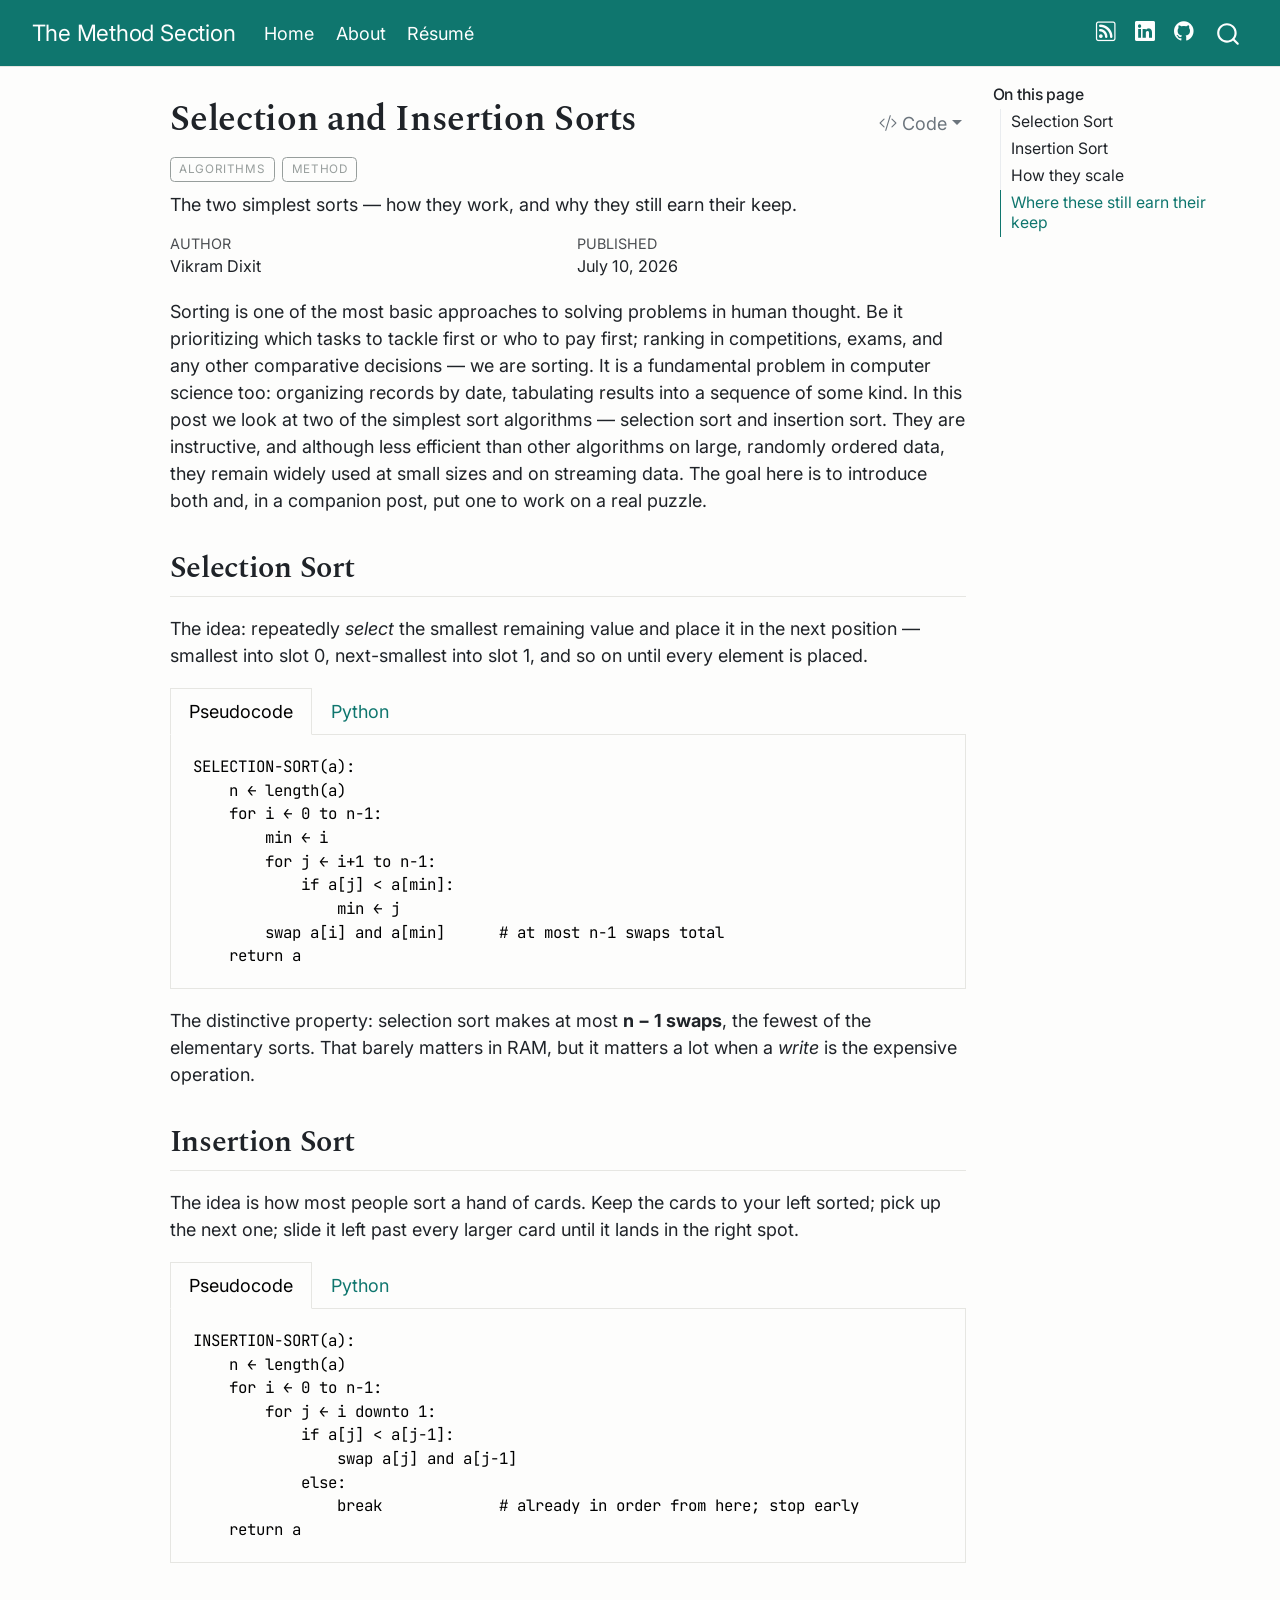
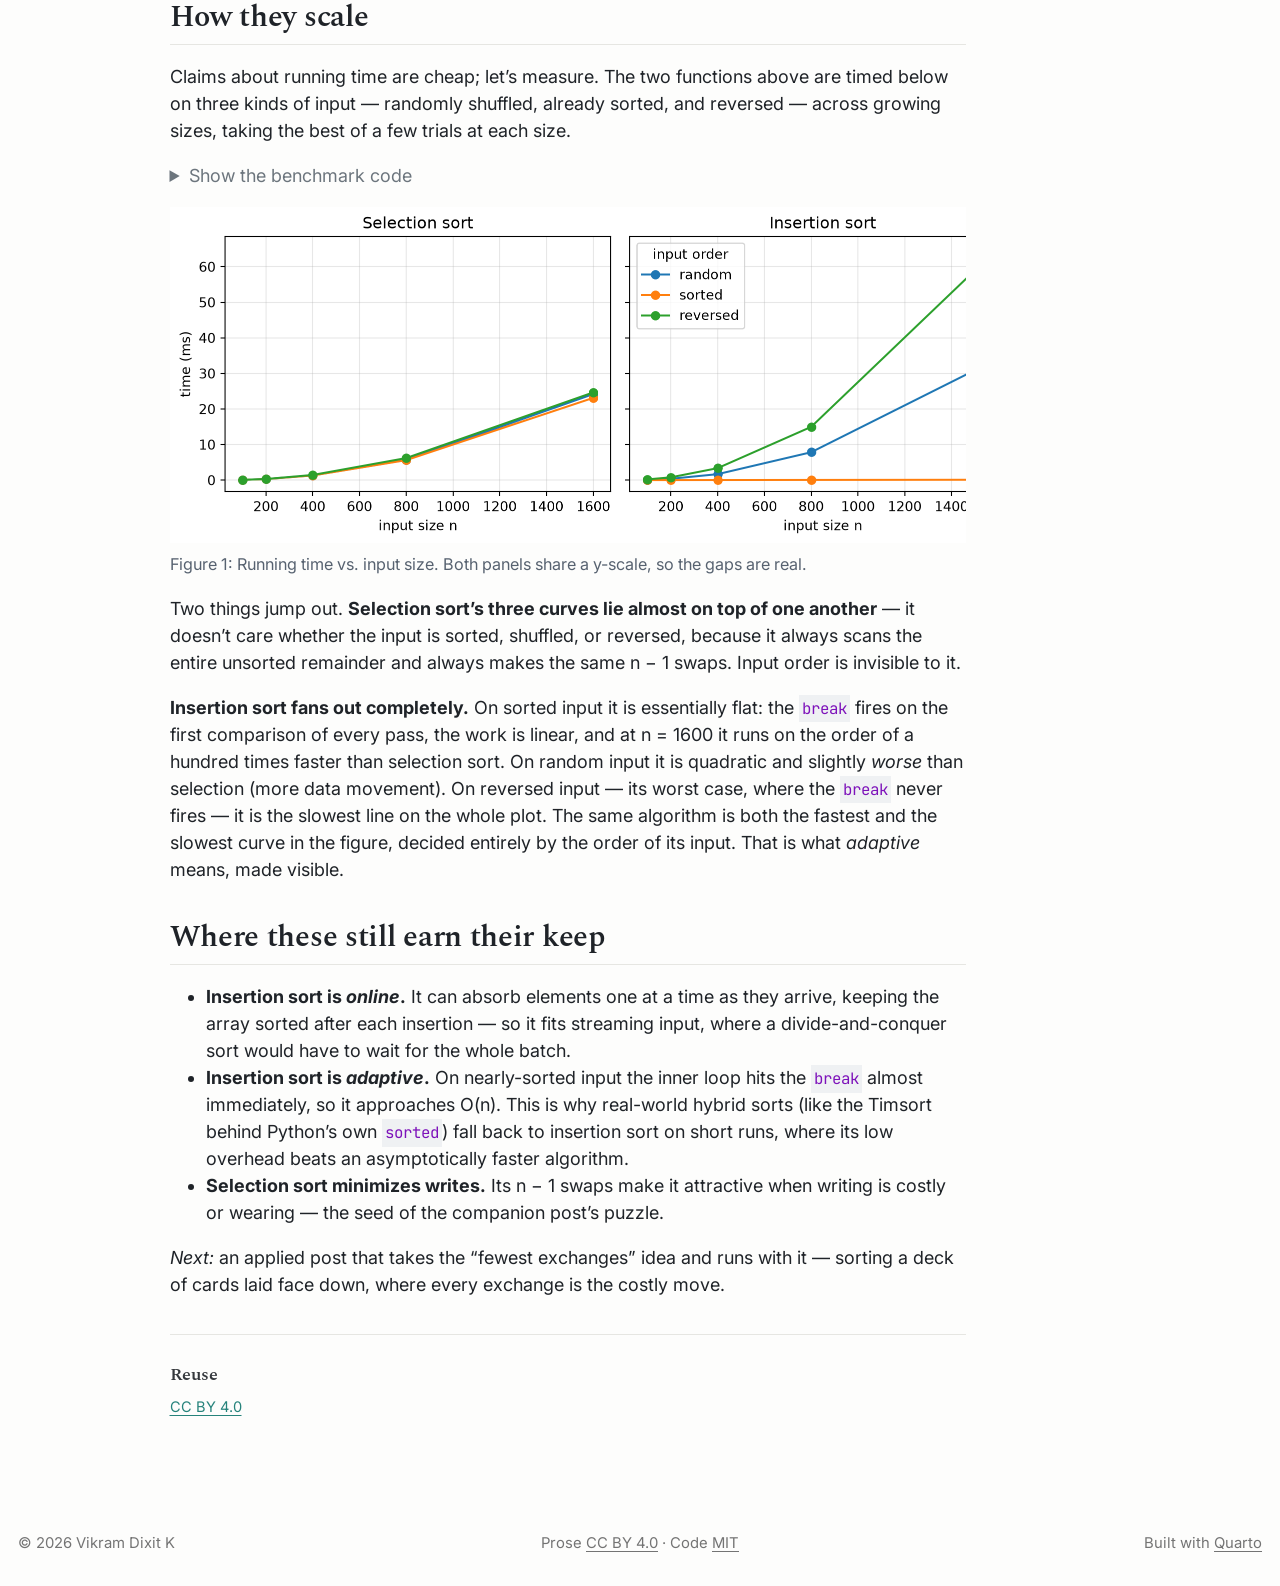
<file: posts/selection-insertion-sorts/index.html>
<!DOCTYPE html>
<html xmlns="http://www.w3.org/1999/xhtml" lang="en" xml:lang="en"><head>

<meta charset="utf-8">
<meta name="generator" content="quarto-1.9.38">

<meta name="viewport" content="width=device-width, initial-scale=1.0, user-scalable=yes">

<meta name="author" content="Vikram Dixit">
<meta name="dcterms.date" content="2026-07-10">
<meta name="description" content="The two simplest sorts — how they work, and why they still earn their keep.">

<title>Selection and Insertion Sorts – The Method Section</title>
<style>
/* Default styles provided by pandoc.
** See https://pandoc.org/MANUAL.html#variables-for-html for config info.
*/
code{white-space: pre-wrap;}
span.smallcaps{font-variant: small-caps;}
div.columns{display: flex; gap: min(4vw, 1.5em);}
div.column{flex: auto; overflow-x: auto;}
div.hanging-indent{margin-left: 1.5em; text-indent: -1.5em;}
ul.task-list{list-style: none;}
ul.task-list li input[type="checkbox"] {
  width: 0.8em;
  margin: 0 0.8em 0.2em -1em; /* quarto-specific, see https://github.com/quarto-dev/quarto-cli/issues/4556 */ 
  vertical-align: middle;
}
/* CSS for syntax highlighting */
html { -webkit-text-size-adjust: 100%; }
pre > code.sourceCode { white-space: pre; position: relative; }
pre > code.sourceCode > span { display: inline-block; line-height: 1.25; }
pre > code.sourceCode > span:empty { height: 1.2em; }
.sourceCode { overflow: visible; }
code.sourceCode > span { color: inherit; text-decoration: inherit; }
div.sourceCode { margin: 1em 0; }
pre.sourceCode { margin: 0; }
@media screen {
div.sourceCode { overflow: auto; }
}
@media print {
pre > code.sourceCode { white-space: pre-wrap; }
pre > code.sourceCode > span { text-indent: -5em; padding-left: 5em; }
}
pre.numberSource code
  { counter-reset: source-line 0; }
pre.numberSource code > span
  { position: relative; left: -4em; counter-increment: source-line; }
pre.numberSource code > span > a:first-child::before
  { content: counter(source-line);
    position: relative; left: -1em; text-align: right; vertical-align: baseline;
    border: none; display: inline-block;
    -webkit-touch-callout: none; -webkit-user-select: none;
    -khtml-user-select: none; -moz-user-select: none;
    -ms-user-select: none; user-select: none;
    padding: 0 4px; width: 4em;
  }
pre.numberSource { margin-left: 3em;  padding-left: 4px; }
div.sourceCode
  {   }
@media screen {
pre > code.sourceCode > span > a:first-child::before { text-decoration: underline; }
}
</style>


<script src="../../site_libs/quarto-nav/quarto-nav.js"></script>
<script src="../../site_libs/clipboard/clipboard.min.js"></script>
<script src="../../site_libs/quarto-search/autocomplete.umd.js"></script>
<script src="../../site_libs/quarto-search/fuse.min.js"></script>
<script src="../../site_libs/quarto-search/quarto-search.js"></script>
<meta name="quarto:offset" content="../../">
<script src="../../site_libs/quarto-html/quarto.js" type="module"></script>
<script src="../../site_libs/quarto-html/tabsets/tabsets.js" type="module"></script>
<script src="../../site_libs/quarto-html/popper.min.js"></script>
<script src="../../site_libs/quarto-html/tippy.umd.min.js"></script>
<script src="../../site_libs/quarto-html/anchor.min.js"></script>
<link href="../../site_libs/quarto-html/tippy.css" rel="stylesheet">
<link href="../../site_libs/quarto-html/quarto-syntax-highlighting-e2f3917fe477dd691c51c70359116d1e.css" rel="stylesheet" id="quarto-text-highlighting-styles">
<script src="../../site_libs/bootstrap/bootstrap.min.js"></script>
<link href="../../site_libs/bootstrap/bootstrap-icons.css" rel="stylesheet">
<link href="../../site_libs/bootstrap/bootstrap-a1ba25a112313b6cf9961dbb9ec877ab.min.css" rel="stylesheet" append-hash="true" id="quarto-bootstrap" data-mode="light">
<script id="quarto-search-options" type="application/json">{
  "location": "navbar",
  "copy-button": false,
  "collapse-after": 3,
  "panel-placement": "end",
  "type": "overlay",
  "limit": 50,
  "keyboard-shortcut": [
    "f",
    "/",
    "s"
  ],
  "show-item-context": false,
  "language": {
    "search-no-results-text": "No results",
    "search-matching-documents-text": "matching documents",
    "search-copy-link-title": "Copy link to search",
    "search-hide-matches-text": "Hide additional matches",
    "search-more-match-text": "more match in this document",
    "search-more-matches-text": "more matches in this document",
    "search-clear-button-title": "Clear",
    "search-text-placeholder": "",
    "search-detached-cancel-button-title": "Cancel",
    "search-submit-button-title": "Submit",
    "search-label": "Search"
  }
}</script>


<meta property="og:title" content="Selection and Insertion Sorts – The Method Section">
<meta property="og:description" content="The two simplest sorts — how they work, and why they still earn their keep.">
<meta property="og:image" content="https://VikkiD.github.io/TechEcon/posts/selection-insertion-sorts/index_files/figure-html/fig-runtime-output-1.png">
<meta property="og:site_name" content="The Method Section">
<meta property="og:image:height" content="672">
<meta property="og:image:width" content="1709">
<meta name="twitter:title" content="Selection and Insertion Sorts – The Method Section">
<meta name="twitter:description" content="The two simplest sorts — how they work, and why they still earn their keep.">
<meta name="twitter:image" content="https://VikkiD.github.io/TechEcon/posts/selection-insertion-sorts/index_files/figure-html/fig-runtime-output-1.png">
<meta name="twitter:image-height" content="672">
<meta name="twitter:image-width" content="1709">
<meta name="twitter:card" content="summary_large_image">
</head>

<body class="nav-fixed quarto-light">

<div id="quarto-search-results"></div>
  <header id="quarto-header" class="headroom fixed-top">
    <nav class="navbar navbar-expand-lg " data-bs-theme="dark">
      <div class="navbar-container container-fluid">
      <div class="navbar-brand-container mx-auto">
    <a class="navbar-brand" href="../../index.html">
    <span class="navbar-title">The Method Section</span>
    </a>
  </div>
            <div id="quarto-search" class="" title="Search"></div>
          <button class="navbar-toggler" type="button" data-bs-toggle="collapse" data-bs-target="#navbarCollapse" aria-controls="navbarCollapse" role="menu" aria-expanded="false" aria-label="Toggle navigation" onclick="if (window.quartoToggleHeadroom) { window.quartoToggleHeadroom(); }">
  <span class="navbar-toggler-icon"></span>
</button>
          <div class="collapse navbar-collapse" id="navbarCollapse">
            <ul class="navbar-nav navbar-nav-scroll me-auto">
  <li class="nav-item">
    <a class="nav-link" href="../../index.html"> 
<span class="menu-text">Home</span></a>
  </li>  
  <li class="nav-item">
    <a class="nav-link" href="../../about.html"> 
<span class="menu-text">About</span></a>
  </li>  
  <li class="nav-item">
    <a class="nav-link" href="../../resume.pdf" target="_blank"> 
<span class="menu-text">Résumé</span></a>
  </li>  
</ul>
            <ul class="navbar-nav navbar-nav-scroll ms-auto">
  <li class="nav-item compact">
    <a class="nav-link" href="../../index.xml"> <i class="bi bi-rss" role="img" aria-label="RSS feed">
</i> 
<span class="menu-text"></span></a>
  </li>  
  <li class="nav-item compact">
    <a class="nav-link" href="https://www.linkedin.com/in/vikramdixit"> <i class="bi bi-linkedin" role="img" aria-label="LinkedIn">
</i> 
<span class="menu-text"></span></a>
  </li>  
  <li class="nav-item compact">
    <a class="nav-link" href="https://github.com/VikkiD"> <i class="bi bi-github" role="img" aria-label="GitHub">
</i> 
<span class="menu-text"></span></a>
  </li>  
</ul>
          </div> <!-- /navcollapse -->
            <div class="quarto-navbar-tools">
</div>
      </div> <!-- /container-fluid -->
    </nav>
</header>
<!-- content -->
<div id="quarto-content" class="quarto-container page-columns page-rows-contents page-layout-article page-navbar">
<!-- sidebar -->
<!-- margin-sidebar -->
    <div id="quarto-margin-sidebar" class="sidebar margin-sidebar">
        <nav id="TOC" role="doc-toc" class="toc-active">
    <h2 id="toc-title">On this page</h2>
   
  <ul>
  <li><a href="#selection-sort" id="toc-selection-sort" class="nav-link active" data-scroll-target="#selection-sort">Selection Sort</a></li>
  <li><a href="#insertion-sort" id="toc-insertion-sort" class="nav-link" data-scroll-target="#insertion-sort">Insertion Sort</a></li>
  <li><a href="#how-they-scale" id="toc-how-they-scale" class="nav-link" data-scroll-target="#how-they-scale">How they scale</a></li>
  <li><a href="#where-these-still-earn-their-keep" id="toc-where-these-still-earn-their-keep" class="nav-link" data-scroll-target="#where-these-still-earn-their-keep">Where these still earn their keep</a></li>
  </ul>
</nav>
    </div>
<!-- main -->
<main class="content" id="quarto-document-content">

<header id="title-block-header" class="quarto-title-block default">
<div class="quarto-title">
<div class="quarto-title-block"><div><h1 class="title">Selection and Insertion Sorts</h1><button type="button" class="btn code-tools-button dropdown-toggle" id="quarto-code-tools-menu" data-bs-toggle="dropdown" aria-expanded="false"><i class="bi"></i> Code</button><ul class="dropdown-menu dropdown-menu-end" aria-labelelledby="quarto-code-tools-menu"><li><a id="quarto-show-all-code" class="dropdown-item" href="javascript:void(0)" role="button">Show All Code</a></li><li><a id="quarto-hide-all-code" class="dropdown-item" href="javascript:void(0)" role="button">Hide All Code</a></li><li><hr class="dropdown-divider"></li><li><a id="quarto-view-source" class="dropdown-item" href="javascript:void(0)" role="button">View Source</a></li></ul></div></div>
  <div class="quarto-categories">
    <div class="quarto-category">Algorithms</div>
    <div class="quarto-category">Method</div>
  </div>
  </div>

<div>
  <div class="description">
    The two simplest sorts — how they work, and why they still earn their keep.
  </div>
</div>


<div class="quarto-title-meta">

    <div>
    <div class="quarto-title-meta-heading">Author</div>
    <div class="quarto-title-meta-contents">
             <p>Vikram Dixit </p>
          </div>
  </div>
    
    <div>
    <div class="quarto-title-meta-heading">Published</div>
    <div class="quarto-title-meta-contents">
      <p class="date">July 10, 2026</p>
    </div>
  </div>
  
    
  </div>
  


</header>


<p>Sorting is one of the most basic approaches to solving problems in human thought. Be it prioritizing which tasks to tackle first or who to pay first; ranking in competitions, exams, and any other comparative decisions — we are sorting. It is a fundamental problem in computer science too: organizing records by date, tabulating results into a sequence of some kind. In this post we look at two of the simplest sort algorithms — selection sort and insertion sort. They are instructive, and although less efficient than other algorithms on large, randomly ordered data, they remain widely used at small sizes and on streaming data. The goal here is to introduce both and, in a companion post, put one to work on a real puzzle.</p>
<section id="selection-sort" class="level2">
<h2 class="anchored" data-anchor-id="selection-sort">Selection Sort</h2>
<p>The idea: repeatedly <em>select</em> the smallest remaining value and place it in the next position — smallest into slot 0, next-smallest into slot 1, and so on until every element is placed.</p>
<div class="tabset-margin-container"></div><div class="panel-tabset">
<ul class="nav nav-tabs" role="tablist"><li class="nav-item" role="presentation"><a class="nav-link active" id="tabset-1-1-tab" data-bs-toggle="tab" data-bs-target="#tabset-1-1" role="tab" aria-controls="tabset-1-1" aria-selected="true" href="">Pseudocode</a></li><li class="nav-item" role="presentation"><a class="nav-link" id="tabset-1-2-tab" data-bs-toggle="tab" data-bs-target="#tabset-1-2" role="tab" aria-controls="tabset-1-2" aria-selected="false" href="">Python</a></li></ul>
<div class="tab-content">
<div id="tabset-1-1" class="tab-pane active" role="tabpanel" aria-labelledby="tabset-1-1-tab">
<pre><code>SELECTION-SORT(a):
    n ← length(a)
    for i ← 0 to n-1:
        min ← i
        for j ← i+1 to n-1:
            if a[j] &lt; a[min]:
                min ← j
        swap a[i] and a[min]      # at most n-1 swaps total
    return a</code></pre>
</div>
<div id="tabset-1-2" class="tab-pane" role="tabpanel" aria-labelledby="tabset-1-2-tab">
<div id="d1fd7bbe" class="cell" data-execution_count="1">
<div class="code-copy-outer-scaffold"><div class="sourceCode cell-code" id="cb2"><pre class="sourceCode python code-with-copy"><code class="sourceCode python"><span id="cb2-1"><a href="#cb2-1" aria-hidden="true" tabindex="-1"></a><span class="kw">def</span> selection_sort(a):</span>
<span id="cb2-2"><a href="#cb2-2" aria-hidden="true" tabindex="-1"></a>    n <span class="op">=</span> <span class="bu">len</span>(a)</span>
<span id="cb2-3"><a href="#cb2-3" aria-hidden="true" tabindex="-1"></a>    <span class="cf">for</span> i <span class="kw">in</span> <span class="bu">range</span>(n):</span>
<span id="cb2-4"><a href="#cb2-4" aria-hidden="true" tabindex="-1"></a>        smallest <span class="op">=</span> i</span>
<span id="cb2-5"><a href="#cb2-5" aria-hidden="true" tabindex="-1"></a>        <span class="cf">for</span> j <span class="kw">in</span> <span class="bu">range</span>(i <span class="op">+</span> <span class="dv">1</span>, n):</span>
<span id="cb2-6"><a href="#cb2-6" aria-hidden="true" tabindex="-1"></a>            <span class="cf">if</span> a[j] <span class="op">&lt;</span> a[smallest]:</span>
<span id="cb2-7"><a href="#cb2-7" aria-hidden="true" tabindex="-1"></a>                smallest <span class="op">=</span> j</span>
<span id="cb2-8"><a href="#cb2-8" aria-hidden="true" tabindex="-1"></a>        a[i], a[smallest] <span class="op">=</span> a[smallest], a[i]   <span class="co"># pythonic swap, no temp needed</span></span>
<span id="cb2-9"><a href="#cb2-9" aria-hidden="true" tabindex="-1"></a>    <span class="cf">return</span> a</span>
<span id="cb2-10"><a href="#cb2-10" aria-hidden="true" tabindex="-1"></a></span>
<span id="cb2-11"><a href="#cb2-11" aria-hidden="true" tabindex="-1"></a>original <span class="op">=</span> [<span class="dv">5</span>, <span class="dv">3</span>, <span class="dv">4</span>, <span class="dv">1</span>, <span class="dv">2</span>, <span class="dv">10</span>, <span class="dv">1</span>]</span>
<span id="cb2-12"><a href="#cb2-12" aria-hidden="true" tabindex="-1"></a><span class="bu">print</span>(<span class="st">"input: "</span>, original)</span>
<span id="cb2-13"><a href="#cb2-13" aria-hidden="true" tabindex="-1"></a><span class="bu">print</span>(<span class="st">"sorted:"</span>, selection_sort(original.copy()))   <span class="co"># .copy(): it sorts in place</span></span></code></pre></div><button title="Copy to Clipboard" class="code-copy-button"><i class="bi"></i></button></div>
<div class="cell-output cell-output-stdout">
<pre><code>input:  [5, 3, 4, 1, 2, 10, 1]
sorted: [1, 1, 2, 3, 4, 5, 10]</code></pre>
</div>
</div>
</div>
</div>
</div>
<p>The distinctive property: selection sort makes at most <strong>n − 1 swaps</strong>, the fewest of the elementary sorts. That barely matters in RAM, but it matters a lot when a <em>write</em> is the expensive operation.</p>
</section>
<section id="insertion-sort" class="level2">
<h2 class="anchored" data-anchor-id="insertion-sort">Insertion Sort</h2>
<p>The idea is how most people sort a hand of cards. Keep the cards to your left sorted; pick up the next one; slide it left past every larger card until it lands in the right spot.</p>
<div class="tabset-margin-container"></div><div class="panel-tabset">
<ul class="nav nav-tabs" role="tablist"><li class="nav-item" role="presentation"><a class="nav-link active" id="tabset-2-1-tab" data-bs-toggle="tab" data-bs-target="#tabset-2-1" role="tab" aria-controls="tabset-2-1" aria-selected="true" href="">Pseudocode</a></li><li class="nav-item" role="presentation"><a class="nav-link" id="tabset-2-2-tab" data-bs-toggle="tab" data-bs-target="#tabset-2-2" role="tab" aria-controls="tabset-2-2" aria-selected="false" href="">Python</a></li></ul>
<div class="tab-content">
<div id="tabset-2-1" class="tab-pane active" role="tabpanel" aria-labelledby="tabset-2-1-tab">
<pre><code>INSERTION-SORT(a):
    n ← length(a)
    for i ← 0 to n-1:
        for j ← i downto 1:
            if a[j] &lt; a[j-1]:
                swap a[j] and a[j-1]
            else:
                break             # already in order from here; stop early
    return a</code></pre>
</div>
<div id="tabset-2-2" class="tab-pane" role="tabpanel" aria-labelledby="tabset-2-2-tab">
<div id="43e08131" class="cell" data-execution_count="2">
<div class="code-copy-outer-scaffold"><div class="sourceCode cell-code" id="cb5"><pre class="sourceCode python code-with-copy"><code class="sourceCode python"><span id="cb5-1"><a href="#cb5-1" aria-hidden="true" tabindex="-1"></a><span class="kw">def</span> insertion_sort(a):</span>
<span id="cb5-2"><a href="#cb5-2" aria-hidden="true" tabindex="-1"></a>    n <span class="op">=</span> <span class="bu">len</span>(a)</span>
<span id="cb5-3"><a href="#cb5-3" aria-hidden="true" tabindex="-1"></a>    <span class="cf">for</span> i <span class="kw">in</span> <span class="bu">range</span>(n):</span>
<span id="cb5-4"><a href="#cb5-4" aria-hidden="true" tabindex="-1"></a>        <span class="cf">for</span> j <span class="kw">in</span> <span class="bu">range</span>(i, <span class="dv">0</span>, <span class="op">-</span><span class="dv">1</span>):             <span class="co"># lazy range: the break actually saves work</span></span>
<span id="cb5-5"><a href="#cb5-5" aria-hidden="true" tabindex="-1"></a>            <span class="cf">if</span> a[j] <span class="op">&lt;</span> a[j<span class="op">-</span><span class="dv">1</span>]:</span>
<span id="cb5-6"><a href="#cb5-6" aria-hidden="true" tabindex="-1"></a>                a[j], a[j<span class="op">-</span><span class="dv">1</span>] <span class="op">=</span> a[j<span class="op">-</span><span class="dv">1</span>], a[j]    <span class="co"># swap into place</span></span>
<span id="cb5-7"><a href="#cb5-7" aria-hidden="true" tabindex="-1"></a>            <span class="cf">else</span>:</span>
<span id="cb5-8"><a href="#cb5-8" aria-hidden="true" tabindex="-1"></a>                <span class="cf">break</span>                          <span class="co"># already in order here; stop early</span></span>
<span id="cb5-9"><a href="#cb5-9" aria-hidden="true" tabindex="-1"></a>    <span class="cf">return</span> a</span>
<span id="cb5-10"><a href="#cb5-10" aria-hidden="true" tabindex="-1"></a></span>
<span id="cb5-11"><a href="#cb5-11" aria-hidden="true" tabindex="-1"></a>original <span class="op">=</span> [<span class="dv">5</span>, <span class="dv">3</span>, <span class="dv">4</span>, <span class="dv">1</span>, <span class="dv">2</span>, <span class="dv">10</span>, <span class="dv">1</span>]</span>
<span id="cb5-12"><a href="#cb5-12" aria-hidden="true" tabindex="-1"></a><span class="bu">print</span>(<span class="st">"input: "</span>, original)</span>
<span id="cb5-13"><a href="#cb5-13" aria-hidden="true" tabindex="-1"></a><span class="bu">print</span>(<span class="st">"sorted:"</span>, insertion_sort(original.copy()))</span></code></pre></div><button title="Copy to Clipboard" class="code-copy-button"><i class="bi"></i></button></div>
<div class="cell-output cell-output-stdout">
<pre><code>input:  [5, 3, 4, 1, 2, 10, 1]
sorted: [1, 1, 2, 3, 4, 5, 10]</code></pre>
</div>
</div>
</div>
</div>
</div>
</section>
<section id="how-they-scale" class="level2">
<h2 class="anchored" data-anchor-id="how-they-scale">How they scale</h2>
<p>Claims about running time are cheap; let’s measure. The two functions above are timed below on three kinds of input — randomly shuffled, already sorted, and reversed — across growing sizes, taking the best of a few trials at each size.</p>
<div id="cell-fig-runtime" class="cell" data-execution_count="3">
<details class="code-fold">
<summary>Show the benchmark code</summary>
<div class="code-copy-outer-scaffold"><div class="sourceCode cell-code" id="cb7"><pre class="sourceCode python code-with-copy"><code class="sourceCode python"><span id="cb7-1"><a href="#cb7-1" aria-hidden="true" tabindex="-1"></a><span class="im">import</span> time, random</span>
<span id="cb7-2"><a href="#cb7-2" aria-hidden="true" tabindex="-1"></a><span class="im">import</span> matplotlib.pyplot <span class="im">as</span> plt</span>
<span id="cb7-3"><a href="#cb7-3" aria-hidden="true" tabindex="-1"></a></span>
<span id="cb7-4"><a href="#cb7-4" aria-hidden="true" tabindex="-1"></a><span class="kw">def</span> best_ms(sort, data, trials<span class="op">=</span><span class="dv">3</span>):</span>
<span id="cb7-5"><a href="#cb7-5" aria-hidden="true" tabindex="-1"></a>    best <span class="op">=</span> <span class="bu">float</span>(<span class="st">"inf"</span>)</span>
<span id="cb7-6"><a href="#cb7-6" aria-hidden="true" tabindex="-1"></a>    <span class="cf">for</span> _ <span class="kw">in</span> <span class="bu">range</span>(trials):</span>
<span id="cb7-7"><a href="#cb7-7" aria-hidden="true" tabindex="-1"></a>        d <span class="op">=</span> data.copy()                 <span class="co"># fresh copy: the sorts mutate in place</span></span>
<span id="cb7-8"><a href="#cb7-8" aria-hidden="true" tabindex="-1"></a>        t <span class="op">=</span> time.perf_counter()</span>
<span id="cb7-9"><a href="#cb7-9" aria-hidden="true" tabindex="-1"></a>        sort(d)</span>
<span id="cb7-10"><a href="#cb7-10" aria-hidden="true" tabindex="-1"></a>        best <span class="op">=</span> <span class="bu">min</span>(best, time.perf_counter() <span class="op">-</span> t)</span>
<span id="cb7-11"><a href="#cb7-11" aria-hidden="true" tabindex="-1"></a>    <span class="cf">return</span> best <span class="op">*</span> <span class="dv">1000</span></span>
<span id="cb7-12"><a href="#cb7-12" aria-hidden="true" tabindex="-1"></a></span>
<span id="cb7-13"><a href="#cb7-13" aria-hidden="true" tabindex="-1"></a>sizes <span class="op">=</span> [<span class="dv">100</span>, <span class="dv">200</span>, <span class="dv">400</span>, <span class="dv">800</span>, <span class="dv">1600</span>]</span>
<span id="cb7-14"><a href="#cb7-14" aria-hidden="true" tabindex="-1"></a>cases <span class="op">=</span> {</span>
<span id="cb7-15"><a href="#cb7-15" aria-hidden="true" tabindex="-1"></a>    <span class="st">"random"</span>:   <span class="kw">lambda</span> n: random.sample(<span class="bu">range</span>(n <span class="op">*</span> <span class="dv">3</span>), n),</span>
<span id="cb7-16"><a href="#cb7-16" aria-hidden="true" tabindex="-1"></a>    <span class="st">"sorted"</span>:   <span class="kw">lambda</span> n: <span class="bu">list</span>(<span class="bu">range</span>(n)),</span>
<span id="cb7-17"><a href="#cb7-17" aria-hidden="true" tabindex="-1"></a>    <span class="st">"reversed"</span>: <span class="kw">lambda</span> n: <span class="bu">list</span>(<span class="bu">range</span>(n, <span class="dv">0</span>, <span class="op">-</span><span class="dv">1</span>)),</span>
<span id="cb7-18"><a href="#cb7-18" aria-hidden="true" tabindex="-1"></a>}</span>
<span id="cb7-19"><a href="#cb7-19" aria-hidden="true" tabindex="-1"></a>random.seed(<span class="dv">0</span>)</span>
<span id="cb7-20"><a href="#cb7-20" aria-hidden="true" tabindex="-1"></a></span>
<span id="cb7-21"><a href="#cb7-21" aria-hidden="true" tabindex="-1"></a>fig, axes <span class="op">=</span> plt.subplots(<span class="dv">1</span>, <span class="dv">2</span>, figsize<span class="op">=</span>(<span class="dv">9</span>, <span class="fl">3.6</span>), sharey<span class="op">=</span><span class="va">True</span>)</span>
<span id="cb7-22"><a href="#cb7-22" aria-hidden="true" tabindex="-1"></a><span class="cf">for</span> ax, (name, algo) <span class="kw">in</span> <span class="bu">zip</span>(axes, [(<span class="st">"Selection sort"</span>, selection_sort),</span>
<span id="cb7-23"><a href="#cb7-23" aria-hidden="true" tabindex="-1"></a>                                   (<span class="st">"Insertion sort"</span>, insertion_sort)]):</span>
<span id="cb7-24"><a href="#cb7-24" aria-hidden="true" tabindex="-1"></a>    <span class="cf">for</span> label, gen <span class="kw">in</span> cases.items():</span>
<span id="cb7-25"><a href="#cb7-25" aria-hidden="true" tabindex="-1"></a>        ax.plot(sizes, [best_ms(algo, gen(n)) <span class="cf">for</span> n <span class="kw">in</span> sizes],</span>
<span id="cb7-26"><a href="#cb7-26" aria-hidden="true" tabindex="-1"></a>                marker<span class="op">=</span><span class="st">"o"</span>, label<span class="op">=</span>label)</span>
<span id="cb7-27"><a href="#cb7-27" aria-hidden="true" tabindex="-1"></a>    ax.set_title(name)</span>
<span id="cb7-28"><a href="#cb7-28" aria-hidden="true" tabindex="-1"></a>    ax.set_xlabel(<span class="st">"input size n"</span>)</span>
<span id="cb7-29"><a href="#cb7-29" aria-hidden="true" tabindex="-1"></a>    ax.grid(alpha<span class="op">=</span><span class="fl">0.3</span>)</span>
<span id="cb7-30"><a href="#cb7-30" aria-hidden="true" tabindex="-1"></a>axes[<span class="dv">0</span>].set_ylabel(<span class="st">"time (ms)"</span>)</span>
<span id="cb7-31"><a href="#cb7-31" aria-hidden="true" tabindex="-1"></a>axes[<span class="dv">1</span>].legend(title<span class="op">=</span><span class="st">"input order"</span>)</span>
<span id="cb7-32"><a href="#cb7-32" aria-hidden="true" tabindex="-1"></a>plt.tight_layout()</span>
<span id="cb7-33"><a href="#cb7-33" aria-hidden="true" tabindex="-1"></a>plt.show()</span></code></pre></div><button title="Copy to Clipboard" class="code-copy-button"><i class="bi"></i></button></div>
</details>
<div class="cell-output cell-output-display">
<div id="fig-runtime" class="quarto-float quarto-figure quarto-figure-center anchored">
<figure class="quarto-float quarto-float-fig figure">
<div aria-describedby="fig-runtime-caption-0ceaefa1-69ba-4598-a22c-09a6ac19f8ca">
<img src="index_files/figure-html/fig-runtime-output-1.png" width="855" height="336" class="figure-img">
</div>
<figcaption class="quarto-float-caption-bottom quarto-float-caption quarto-float-fig" id="fig-runtime-caption-0ceaefa1-69ba-4598-a22c-09a6ac19f8ca">
Figure&nbsp;1: Running time vs.&nbsp;input size. Both panels share a y-scale, so the gaps are real.
</figcaption>
</figure>
</div>
</div>
</div>
<p>Two things jump out. <strong>Selection sort’s three curves lie almost on top of one another</strong> — it doesn’t care whether the input is sorted, shuffled, or reversed, because it always scans the entire unsorted remainder and always makes the same n − 1 swaps. Input order is invisible to it.</p>
<p><strong>Insertion sort fans out completely.</strong> On sorted input it is essentially flat: the <code>break</code> fires on the first comparison of every pass, the work is linear, and at n = 1600 it runs on the order of a hundred times faster than selection sort. On random input it is quadratic and slightly <em>worse</em> than selection (more data movement). On reversed input — its worst case, where the <code>break</code> never fires — it is the slowest line on the whole plot. The same algorithm is both the fastest and the slowest curve in the figure, decided entirely by the order of its input. That is what <em>adaptive</em> means, made visible.</p>
</section>
<section id="where-these-still-earn-their-keep" class="level2">
<h2 class="anchored" data-anchor-id="where-these-still-earn-their-keep">Where these still earn their keep</h2>
<!-- Expand these in your own voice --- each is a real, checkable claim: -->
<ul>
<li><strong>Insertion sort is <em>online</em>.</strong> It can absorb elements one at a time as they arrive, keeping the array sorted after each insertion — so it fits streaming input, where a divide-and-conquer sort would have to wait for the whole batch.</li>
<li><strong>Insertion sort is <em>adaptive</em>.</strong> On nearly-sorted input the inner loop hits the <code>break</code> almost immediately, so it approaches O(n). This is why real-world hybrid sorts (like the Timsort behind Python’s own <code>sorted</code>) fall back to insertion sort on short runs, where its low overhead beats an asymptotically faster algorithm.</li>
<li><strong>Selection sort minimizes writes.</strong> Its n − 1 swaps make it attractive when writing is costly or wearing — the seed of the companion post’s puzzle.</li>
</ul>
<p><em>Next:</em> an applied post that takes the “fewest exchanges” idea and runs with it — sorting a deck of cards laid face down, where every exchange is the costly move.</p>


<!-- -->

</section>

<div id="quarto-appendix" class="default"><section class="quarto-appendix-contents" id="quarto-reuse"><h2 class="anchored quarto-appendix-heading">Reuse</h2><div class="quarto-appendix-contents"><div><a rel="license" href="https://creativecommons.org/licenses/by/4.0/">CC BY 4.0</a></div></div></section></div></main> <!-- /main -->
<script id="quarto-html-after-body" type="application/javascript">
  window.document.addEventListener("DOMContentLoaded", function (event) {
    const icon = "";
    const anchorJS = new window.AnchorJS();
    anchorJS.options = {
      placement: 'right',
      icon: icon
    };
    anchorJS.add('.anchored');
    const isCodeAnnotation = (el) => {
      for (const clz of el.classList) {
        if (clz.startsWith('code-annotation-')) {                     
          return true;
        }
      }
      return false;
    }
    const onCopySuccess = function(e) {
      // button target
      const button = e.trigger;
      // don't keep focus
      button.blur();
      // flash "checked"
      button.classList.add('code-copy-button-checked');
      var currentTitle = button.getAttribute("title");
      button.setAttribute("title", "Copied!");
      let tooltip;
      if (window.bootstrap) {
        button.setAttribute("data-bs-toggle", "tooltip");
        button.setAttribute("data-bs-placement", "left");
        button.setAttribute("data-bs-title", "Copied!");
        tooltip = new bootstrap.Tooltip(button, 
          { trigger: "manual", 
            customClass: "code-copy-button-tooltip",
            offset: [0, -8]});
        tooltip.show();    
      }
      setTimeout(function() {
        if (tooltip) {
          tooltip.hide();
          button.removeAttribute("data-bs-title");
          button.removeAttribute("data-bs-toggle");
          button.removeAttribute("data-bs-placement");
        }
        button.setAttribute("title", currentTitle);
        button.classList.remove('code-copy-button-checked');
      }, 1000);
      // clear code selection
      e.clearSelection();
    }
    const getTextToCopy = function(trigger) {
      const outerScaffold = trigger.parentElement.cloneNode(true);
      const codeEl = outerScaffold.querySelector('code');
      for (const childEl of codeEl.children) {
        if (isCodeAnnotation(childEl)) {
          childEl.remove();
        }
      }
      return codeEl.innerText;
    }
    const clipboard = new window.ClipboardJS('.code-copy-button:not([data-in-quarto-modal])', {
      text: getTextToCopy
    });
    clipboard.on('success', onCopySuccess);
    if (window.document.getElementById('quarto-embedded-source-code-modal')) {
      const clipboardModal = new window.ClipboardJS('.code-copy-button[data-in-quarto-modal]', {
        text: getTextToCopy,
        container: window.document.getElementById('quarto-embedded-source-code-modal')
      });
      clipboardModal.on('success', onCopySuccess);
    }
    const viewSource = window.document.getElementById('quarto-view-source') ||
                       window.document.getElementById('quarto-code-tools-source');
    if (viewSource) {
      const sourceUrl = viewSource.getAttribute("data-quarto-source-url");
      viewSource.addEventListener("click", function(e) {
        if (sourceUrl) {
          // rstudio viewer pane
          if (/\bcapabilities=\b/.test(window.location)) {
            window.open(sourceUrl);
          } else {
            window.location.href = sourceUrl;
          }
        } else {
          const modal = new bootstrap.Modal(document.getElementById('quarto-embedded-source-code-modal'));
          modal.show();
        }
        return false;
      });
    }
    function toggleCodeHandler(show) {
      return function(e) {
        const detailsSrc = window.document.querySelectorAll(".cell > details > .sourceCode");
        for (let i=0; i<detailsSrc.length; i++) {
          const details = detailsSrc[i].parentElement;
          if (show) {
            details.open = true;
          } else {
            details.removeAttribute("open");
          }
        }
        const cellCodeDivs = window.document.querySelectorAll(".cell > .sourceCode");
        const fromCls = show ? "hidden" : "unhidden";
        const toCls = show ? "unhidden" : "hidden";
        for (let i=0; i<cellCodeDivs.length; i++) {
          const codeDiv = cellCodeDivs[i];
          if (codeDiv.classList.contains(fromCls)) {
            codeDiv.classList.remove(fromCls);
            codeDiv.classList.add(toCls);
          } 
        }
        return false;
      }
    }
    const hideAllCode = window.document.getElementById("quarto-hide-all-code");
    if (hideAllCode) {
      hideAllCode.addEventListener("click", toggleCodeHandler(false));
    }
    const showAllCode = window.document.getElementById("quarto-show-all-code");
    if (showAllCode) {
      showAllCode.addEventListener("click", toggleCodeHandler(true));
    }
      var localhostRegex = new RegExp(/^(?:http|https):\/\/localhost\:?[0-9]*\//);
      var mailtoRegex = new RegExp(/^mailto:/);
        var filterRegex = new RegExp("https:\/\/VikkiD\.github\.io\/TechEcon");
      var isInternal = (href) => {
          return filterRegex.test(href) || localhostRegex.test(href) || mailtoRegex.test(href);
      }
      // Inspect non-navigation links and adorn them if external
     var links = window.document.querySelectorAll('a[href]:not(.nav-link):not(.navbar-brand):not(.toc-action):not(.sidebar-link):not(.sidebar-item-toggle):not(.pagination-link):not(.no-external):not([aria-hidden]):not(.dropdown-item):not(.quarto-navigation-tool):not(.about-link)');
      for (var i=0; i<links.length; i++) {
        const link = links[i];
        if (!isInternal(link.href)) {
          // undo the damage that might have been done by quarto-nav.js in the case of
          // links that we want to consider external
          if (link.dataset.originalHref !== undefined) {
            link.href = link.dataset.originalHref;
          }
        }
      }
    function tippyHover(el, contentFn, onTriggerFn, onUntriggerFn) {
      const config = {
        allowHTML: true,
        maxWidth: 500,
        delay: 100,
        arrow: false,
        appendTo: function(el) {
            return el.parentElement;
        },
        interactive: true,
        interactiveBorder: 10,
        theme: 'quarto',
        placement: 'bottom-start',
      };
      if (contentFn) {
        config.content = contentFn;
      }
      if (onTriggerFn) {
        config.onTrigger = onTriggerFn;
      }
      if (onUntriggerFn) {
        config.onUntrigger = onUntriggerFn;
      }
      window.tippy(el, config); 
    }
    const noterefs = window.document.querySelectorAll('a[role="doc-noteref"]');
    for (var i=0; i<noterefs.length; i++) {
      const ref = noterefs[i];
      tippyHover(ref, function() {
        // use id or data attribute instead here
        let href = ref.getAttribute('data-footnote-href') || ref.getAttribute('href');
        try { href = new URL(href).hash; } catch {}
        const id = href.replace(/^#\/?/, "");
        const note = window.document.getElementById(id);
        if (note) {
          return note.innerHTML;
        } else {
          return "";
        }
      });
    }
    const xrefs = window.document.querySelectorAll('a.quarto-xref');
    const processXRef = (id, note) => {
      // Strip column container classes
      const stripColumnClz = (el) => {
        el.classList.remove("page-full", "page-columns");
        if (el.children) {
          for (const child of el.children) {
            stripColumnClz(child);
          }
        }
      }
      stripColumnClz(note)
      if (id === null || id.startsWith('sec-')) {
        // Special case sections, only their first couple elements
        const container = document.createElement("div");
        if (note.children && note.children.length > 2) {
          container.appendChild(note.children[0].cloneNode(true));
          for (let i = 1; i < note.children.length; i++) {
            const child = note.children[i];
            if (child.tagName === "P" && child.innerText === "") {
              continue;
            } else {
              container.appendChild(child.cloneNode(true));
              break;
            }
          }
          if (window.Quarto?.typesetMath) {
            window.Quarto.typesetMath(container);
          }
          return container.innerHTML
        } else {
          if (window.Quarto?.typesetMath) {
            window.Quarto.typesetMath(note);
          }
          return note.innerHTML;
        }
      } else {
        // Remove any anchor links if they are present
        const anchorLink = note.querySelector('a.anchorjs-link');
        if (anchorLink) {
          anchorLink.remove();
        }
        if (window.Quarto?.typesetMath) {
          window.Quarto.typesetMath(note);
        }
        if (note.classList.contains("callout")) {
          return note.outerHTML;
        } else {
          return note.innerHTML;
        }
      }
    }
    for (var i=0; i<xrefs.length; i++) {
      const xref = xrefs[i];
      tippyHover(xref, undefined, function(instance) {
        instance.disable();
        let url = xref.getAttribute('href');
        let hash = undefined; 
        if (url.startsWith('#')) {
          hash = url;
        } else {
          try { hash = new URL(url).hash; } catch {}
        }
        if (hash) {
          const id = hash.replace(/^#\/?/, "");
          const note = window.document.getElementById(id);
          if (note !== null) {
            try {
              const html = processXRef(id, note.cloneNode(true));
              instance.setContent(html);
            } finally {
              instance.enable();
              instance.show();
            }
          } else {
            // See if we can fetch this
            fetch(url.split('#')[0])
            .then(res => res.text())
            .then(html => {
              const parser = new DOMParser();
              const htmlDoc = parser.parseFromString(html, "text/html");
              const note = htmlDoc.getElementById(id);
              if (note !== null) {
                const html = processXRef(id, note);
                instance.setContent(html);
              } 
            }).finally(() => {
              instance.enable();
              instance.show();
            });
          }
        } else {
          // See if we can fetch a full url (with no hash to target)
          // This is a special case and we should probably do some content thinning / targeting
          fetch(url)
          .then(res => res.text())
          .then(html => {
            const parser = new DOMParser();
            const htmlDoc = parser.parseFromString(html, "text/html");
            const note = htmlDoc.querySelector('main.content');
            if (note !== null) {
              // This should only happen for chapter cross references
              // (since there is no id in the URL)
              // remove the first header
              if (note.children.length > 0 && note.children[0].tagName === "HEADER") {
                note.children[0].remove();
              }
              const html = processXRef(null, note);
              instance.setContent(html);
            } 
          }).finally(() => {
            instance.enable();
            instance.show();
          });
        }
      }, function(instance) {
      });
    }
        let selectedAnnoteEl;
        const selectorForAnnotation = ( cell, annotation) => {
          let cellAttr = 'data-code-cell="' + cell + '"';
          let lineAttr = 'data-code-annotation="' +  annotation + '"';
          const selector = 'span[' + cellAttr + '][' + lineAttr + ']';
          return selector;
        }
        const selectCodeLines = (annoteEl) => {
          const doc = window.document;
          const targetCell = annoteEl.getAttribute("data-target-cell");
          const targetAnnotation = annoteEl.getAttribute("data-target-annotation");
          const annoteSpan = window.document.querySelector(selectorForAnnotation(targetCell, targetAnnotation));
          const lines = annoteSpan.getAttribute("data-code-lines").split(",");
          const lineIds = lines.map((line) => {
            return targetCell + "-" + line;
          })
          let top = null;
          let height = null;
          let parent = null;
          if (lineIds.length > 0) {
              //compute the position of the single el (top and bottom and make a div)
              const el = window.document.getElementById(lineIds[0]);
              top = el.offsetTop;
              height = el.offsetHeight;
              parent = el.parentElement.parentElement;
            if (lineIds.length > 1) {
              const lastEl = window.document.getElementById(lineIds[lineIds.length - 1]);
              const bottom = lastEl.offsetTop + lastEl.offsetHeight;
              height = bottom - top;
            }
            if (top !== null && height !== null && parent !== null) {
              // cook up a div (if necessary) and position it 
              let div = window.document.getElementById("code-annotation-line-highlight");
              if (div === null) {
                div = window.document.createElement("div");
                div.setAttribute("id", "code-annotation-line-highlight");
                div.style.position = 'absolute';
                parent.appendChild(div);
              }
              div.style.top = top - 2 + "px";
              div.style.height = height + 4 + "px";
              div.style.left = 0;
              let gutterDiv = window.document.getElementById("code-annotation-line-highlight-gutter");
              if (gutterDiv === null) {
                gutterDiv = window.document.createElement("div");
                gutterDiv.setAttribute("id", "code-annotation-line-highlight-gutter");
                gutterDiv.style.position = 'absolute';
                const codeCell = window.document.getElementById(targetCell);
                const gutter = codeCell.querySelector('.code-annotation-gutter');
                gutter.appendChild(gutterDiv);
              }
              gutterDiv.style.top = top - 2 + "px";
              gutterDiv.style.height = height + 4 + "px";
            }
            selectedAnnoteEl = annoteEl;
          }
        };
        const unselectCodeLines = () => {
          const elementsIds = ["code-annotation-line-highlight", "code-annotation-line-highlight-gutter"];
          elementsIds.forEach((elId) => {
            const div = window.document.getElementById(elId);
            if (div) {
              div.remove();
            }
          });
          selectedAnnoteEl = undefined;
        };
          // Handle positioning of the toggle
      window.addEventListener(
        "resize",
        throttle(() => {
          elRect = undefined;
          if (selectedAnnoteEl) {
            selectCodeLines(selectedAnnoteEl);
          }
        }, 10)
      );
      function throttle(fn, ms) {
      let throttle = false;
      let timer;
        return (...args) => {
          if(!throttle) { // first call gets through
              fn.apply(this, args);
              throttle = true;
          } else { // all the others get throttled
              if(timer) clearTimeout(timer); // cancel #2
              timer = setTimeout(() => {
                fn.apply(this, args);
                timer = throttle = false;
              }, ms);
          }
        };
      }
        // Attach click handler to the DT
        const annoteDls = window.document.querySelectorAll('dt[data-target-cell]');
        for (const annoteDlNode of annoteDls) {
          annoteDlNode.addEventListener('click', (event) => {
            const clickedEl = event.target;
            if (clickedEl !== selectedAnnoteEl) {
              unselectCodeLines();
              const activeEl = window.document.querySelector('dt[data-target-cell].code-annotation-active');
              if (activeEl) {
                activeEl.classList.remove('code-annotation-active');
              }
              selectCodeLines(clickedEl);
              clickedEl.classList.add('code-annotation-active');
            } else {
              // Unselect the line
              unselectCodeLines();
              clickedEl.classList.remove('code-annotation-active');
            }
          });
        }
    const findCites = (el) => {
      const parentEl = el.parentElement;
      if (parentEl) {
        const cites = parentEl.dataset.cites;
        if (cites) {
          return {
            el,
            cites: cites.split(' ')
          };
        } else {
          return findCites(el.parentElement)
        }
      } else {
        return undefined;
      }
    };
    var bibliorefs = window.document.querySelectorAll('a[role="doc-biblioref"]');
    for (var i=0; i<bibliorefs.length; i++) {
      const ref = bibliorefs[i];
      const citeInfo = findCites(ref);
      if (citeInfo) {
        tippyHover(citeInfo.el, function() {
          var popup = window.document.createElement('div');
          citeInfo.cites.forEach(function(cite) {
            var citeDiv = window.document.createElement('div');
            citeDiv.classList.add('hanging-indent');
            citeDiv.classList.add('csl-entry');
            var biblioDiv = window.document.getElementById('ref-' + cite);
            if (biblioDiv) {
              citeDiv.innerHTML = biblioDiv.innerHTML;
            }
            popup.appendChild(citeDiv);
          });
          return popup.innerHTML;
        });
      }
    }
  });
  </script><div class="modal fade" id="quarto-embedded-source-code-modal" tabindex="-1" aria-labelledby="quarto-embedded-source-code-modal-label" aria-hidden="true"><div class="modal-dialog modal-dialog-scrollable"><div class="modal-content"><div class="modal-header"><h5 class="modal-title" id="quarto-embedded-source-code-modal-label">Source Code</h5><button class="btn-close" data-bs-dismiss="modal"></button></div><div class="modal-body"><div class="">
<div class="code-copy-outer-scaffold"><div class="sourceCode" id="cb8" data-shortcodes="false"><pre class="sourceCode markdown code-with-copy"><code class="sourceCode markdown"><span id="cb8-1"><a href="#cb8-1" aria-hidden="true" tabindex="-1"></a><span class="co">---</span></span>
<span id="cb8-2"><a href="#cb8-2" aria-hidden="true" tabindex="-1"></a><span class="an">title:</span><span class="co"> "Selection and Insertion Sorts"</span></span>
<span id="cb8-3"><a href="#cb8-3" aria-hidden="true" tabindex="-1"></a><span class="an">description:</span><span class="co"> "The two simplest sorts --- how they work, and why they still earn their keep."</span></span>
<span id="cb8-4"><a href="#cb8-4" aria-hidden="true" tabindex="-1"></a><span class="an">date:</span><span class="co"> 2026-07-10</span></span>
<span id="cb8-5"><a href="#cb8-5" aria-hidden="true" tabindex="-1"></a><span class="an">categories:</span><span class="co"> [Algorithms, Method]</span></span>
<span id="cb8-6"><a href="#cb8-6" aria-hidden="true" tabindex="-1"></a><span class="co">---</span></span>
<span id="cb8-7"><a href="#cb8-7" aria-hidden="true" tabindex="-1"></a></span>
<span id="cb8-8"><a href="#cb8-8" aria-hidden="true" tabindex="-1"></a>Sorting is one of the most basic approaches to solving problems in human</span>
<span id="cb8-9"><a href="#cb8-9" aria-hidden="true" tabindex="-1"></a>thought. Be it prioritizing which tasks to tackle first or who to pay first;</span>
<span id="cb8-10"><a href="#cb8-10" aria-hidden="true" tabindex="-1"></a>ranking in competitions, exams, and any other comparative decisions --- we are</span>
<span id="cb8-11"><a href="#cb8-11" aria-hidden="true" tabindex="-1"></a>sorting. It is a fundamental problem in computer science too: organizing records</span>
<span id="cb8-12"><a href="#cb8-12" aria-hidden="true" tabindex="-1"></a>by date, tabulating results into a sequence of some kind. In this post we look at</span>
<span id="cb8-13"><a href="#cb8-13" aria-hidden="true" tabindex="-1"></a>two of the simplest sort algorithms --- selection sort and insertion sort. They</span>
<span id="cb8-14"><a href="#cb8-14" aria-hidden="true" tabindex="-1"></a>are instructive, and although less efficient than other algorithms on large,</span>
<span id="cb8-15"><a href="#cb8-15" aria-hidden="true" tabindex="-1"></a>randomly ordered data, they remain widely used at small sizes and on streaming</span>
<span id="cb8-16"><a href="#cb8-16" aria-hidden="true" tabindex="-1"></a>data. The goal here is to introduce both and, in a companion post, put one to</span>
<span id="cb8-17"><a href="#cb8-17" aria-hidden="true" tabindex="-1"></a>work on a real puzzle.</span>
<span id="cb8-18"><a href="#cb8-18" aria-hidden="true" tabindex="-1"></a></span>
<span id="cb8-19"><a href="#cb8-19" aria-hidden="true" tabindex="-1"></a><span class="fu">## Selection Sort</span></span>
<span id="cb8-20"><a href="#cb8-20" aria-hidden="true" tabindex="-1"></a></span>
<span id="cb8-21"><a href="#cb8-21" aria-hidden="true" tabindex="-1"></a>The idea: repeatedly *select* the smallest remaining value and place it in the</span>
<span id="cb8-22"><a href="#cb8-22" aria-hidden="true" tabindex="-1"></a>next position --- smallest into slot 0, next-smallest into slot 1, and so on</span>
<span id="cb8-23"><a href="#cb8-23" aria-hidden="true" tabindex="-1"></a>until every element is placed.</span>
<span id="cb8-24"><a href="#cb8-24" aria-hidden="true" tabindex="-1"></a></span>
<span id="cb8-25"><a href="#cb8-25" aria-hidden="true" tabindex="-1"></a>::: {.panel-tabset}</span>
<span id="cb8-26"><a href="#cb8-26" aria-hidden="true" tabindex="-1"></a></span>
<span id="cb8-27"><a href="#cb8-27" aria-hidden="true" tabindex="-1"></a><span class="fu">### Pseudocode</span></span>
<span id="cb8-28"><a href="#cb8-28" aria-hidden="true" tabindex="-1"></a></span>
<span id="cb8-29"><a href="#cb8-29" aria-hidden="true" tabindex="-1"></a><span class="in">```</span></span>
<span id="cb8-30"><a href="#cb8-30" aria-hidden="true" tabindex="-1"></a><span class="in">SELECTION-SORT(a):</span></span>
<span id="cb8-31"><a href="#cb8-31" aria-hidden="true" tabindex="-1"></a><span class="in">    n ← length(a)</span></span>
<span id="cb8-32"><a href="#cb8-32" aria-hidden="true" tabindex="-1"></a><span class="in">    for i ← 0 to n-1:</span></span>
<span id="cb8-33"><a href="#cb8-33" aria-hidden="true" tabindex="-1"></a><span class="in">        min ← i</span></span>
<span id="cb8-34"><a href="#cb8-34" aria-hidden="true" tabindex="-1"></a><span class="in">        for j ← i+1 to n-1:</span></span>
<span id="cb8-35"><a href="#cb8-35" aria-hidden="true" tabindex="-1"></a><span class="in">            if a[j] &lt; a[min]:</span></span>
<span id="cb8-36"><a href="#cb8-36" aria-hidden="true" tabindex="-1"></a><span class="in">                min ← j</span></span>
<span id="cb8-37"><a href="#cb8-37" aria-hidden="true" tabindex="-1"></a><span class="in">        swap a[i] and a[min]      # at most n-1 swaps total</span></span>
<span id="cb8-38"><a href="#cb8-38" aria-hidden="true" tabindex="-1"></a><span class="in">    return a</span></span>
<span id="cb8-39"><a href="#cb8-39" aria-hidden="true" tabindex="-1"></a><span class="in">```</span></span>
<span id="cb8-40"><a href="#cb8-40" aria-hidden="true" tabindex="-1"></a></span>
<span id="cb8-41"><a href="#cb8-41" aria-hidden="true" tabindex="-1"></a><span class="fu">### Python</span></span>
<span id="cb8-42"><a href="#cb8-42" aria-hidden="true" tabindex="-1"></a></span>
<span id="cb8-45"><a href="#cb8-45" aria-hidden="true" tabindex="-1"></a><span class="in">```{python}</span></span>
<span id="cb8-46"><a href="#cb8-46" aria-hidden="true" tabindex="-1"></a><span class="kw">def</span> selection_sort(a):</span>
<span id="cb8-47"><a href="#cb8-47" aria-hidden="true" tabindex="-1"></a>    n <span class="op">=</span> <span class="bu">len</span>(a)</span>
<span id="cb8-48"><a href="#cb8-48" aria-hidden="true" tabindex="-1"></a>    <span class="cf">for</span> i <span class="kw">in</span> <span class="bu">range</span>(n):</span>
<span id="cb8-49"><a href="#cb8-49" aria-hidden="true" tabindex="-1"></a>        smallest <span class="op">=</span> i</span>
<span id="cb8-50"><a href="#cb8-50" aria-hidden="true" tabindex="-1"></a>        <span class="cf">for</span> j <span class="kw">in</span> <span class="bu">range</span>(i <span class="op">+</span> <span class="dv">1</span>, n):</span>
<span id="cb8-51"><a href="#cb8-51" aria-hidden="true" tabindex="-1"></a>            <span class="cf">if</span> a[j] <span class="op">&lt;</span> a[smallest]:</span>
<span id="cb8-52"><a href="#cb8-52" aria-hidden="true" tabindex="-1"></a>                smallest <span class="op">=</span> j</span>
<span id="cb8-53"><a href="#cb8-53" aria-hidden="true" tabindex="-1"></a>        a[i], a[smallest] <span class="op">=</span> a[smallest], a[i]   <span class="co"># pythonic swap, no temp needed</span></span>
<span id="cb8-54"><a href="#cb8-54" aria-hidden="true" tabindex="-1"></a>    <span class="cf">return</span> a</span>
<span id="cb8-55"><a href="#cb8-55" aria-hidden="true" tabindex="-1"></a></span>
<span id="cb8-56"><a href="#cb8-56" aria-hidden="true" tabindex="-1"></a>original <span class="op">=</span> [<span class="dv">5</span>, <span class="dv">3</span>, <span class="dv">4</span>, <span class="dv">1</span>, <span class="dv">2</span>, <span class="dv">10</span>, <span class="dv">1</span>]</span>
<span id="cb8-57"><a href="#cb8-57" aria-hidden="true" tabindex="-1"></a><span class="bu">print</span>(<span class="st">"input: "</span>, original)</span>
<span id="cb8-58"><a href="#cb8-58" aria-hidden="true" tabindex="-1"></a><span class="bu">print</span>(<span class="st">"sorted:"</span>, selection_sort(original.copy()))   <span class="co"># .copy(): it sorts in place</span></span>
<span id="cb8-59"><a href="#cb8-59" aria-hidden="true" tabindex="-1"></a><span class="in">```</span></span>
<span id="cb8-60"><a href="#cb8-60" aria-hidden="true" tabindex="-1"></a></span>
<span id="cb8-61"><a href="#cb8-61" aria-hidden="true" tabindex="-1"></a>:::</span>
<span id="cb8-62"><a href="#cb8-62" aria-hidden="true" tabindex="-1"></a></span>
<span id="cb8-63"><a href="#cb8-63" aria-hidden="true" tabindex="-1"></a>The distinctive property: selection sort makes at most **n − 1 swaps**, the</span>
<span id="cb8-64"><a href="#cb8-64" aria-hidden="true" tabindex="-1"></a>fewest of the elementary sorts. That barely matters in RAM, but it matters a lot</span>
<span id="cb8-65"><a href="#cb8-65" aria-hidden="true" tabindex="-1"></a>when a *write* is the expensive operation.</span>
<span id="cb8-66"><a href="#cb8-66" aria-hidden="true" tabindex="-1"></a></span>
<span id="cb8-67"><a href="#cb8-67" aria-hidden="true" tabindex="-1"></a><span class="fu">## Insertion Sort</span></span>
<span id="cb8-68"><a href="#cb8-68" aria-hidden="true" tabindex="-1"></a></span>
<span id="cb8-69"><a href="#cb8-69" aria-hidden="true" tabindex="-1"></a>The idea is how most people sort a hand of cards. Keep the cards to your left</span>
<span id="cb8-70"><a href="#cb8-70" aria-hidden="true" tabindex="-1"></a>sorted; pick up the next one; slide it left past every larger card until it</span>
<span id="cb8-71"><a href="#cb8-71" aria-hidden="true" tabindex="-1"></a>lands in the right spot.</span>
<span id="cb8-72"><a href="#cb8-72" aria-hidden="true" tabindex="-1"></a></span>
<span id="cb8-73"><a href="#cb8-73" aria-hidden="true" tabindex="-1"></a>::: {.panel-tabset}</span>
<span id="cb8-74"><a href="#cb8-74" aria-hidden="true" tabindex="-1"></a></span>
<span id="cb8-75"><a href="#cb8-75" aria-hidden="true" tabindex="-1"></a><span class="fu">### Pseudocode</span></span>
<span id="cb8-76"><a href="#cb8-76" aria-hidden="true" tabindex="-1"></a></span>
<span id="cb8-77"><a href="#cb8-77" aria-hidden="true" tabindex="-1"></a><span class="in">```</span></span>
<span id="cb8-78"><a href="#cb8-78" aria-hidden="true" tabindex="-1"></a><span class="in">INSERTION-SORT(a):</span></span>
<span id="cb8-79"><a href="#cb8-79" aria-hidden="true" tabindex="-1"></a><span class="in">    n ← length(a)</span></span>
<span id="cb8-80"><a href="#cb8-80" aria-hidden="true" tabindex="-1"></a><span class="in">    for i ← 0 to n-1:</span></span>
<span id="cb8-81"><a href="#cb8-81" aria-hidden="true" tabindex="-1"></a><span class="in">        for j ← i downto 1:</span></span>
<span id="cb8-82"><a href="#cb8-82" aria-hidden="true" tabindex="-1"></a><span class="in">            if a[j] &lt; a[j-1]:</span></span>
<span id="cb8-83"><a href="#cb8-83" aria-hidden="true" tabindex="-1"></a><span class="in">                swap a[j] and a[j-1]</span></span>
<span id="cb8-84"><a href="#cb8-84" aria-hidden="true" tabindex="-1"></a><span class="in">            else:</span></span>
<span id="cb8-85"><a href="#cb8-85" aria-hidden="true" tabindex="-1"></a><span class="in">                break             # already in order from here; stop early</span></span>
<span id="cb8-86"><a href="#cb8-86" aria-hidden="true" tabindex="-1"></a><span class="in">    return a</span></span>
<span id="cb8-87"><a href="#cb8-87" aria-hidden="true" tabindex="-1"></a><span class="in">```</span></span>
<span id="cb8-88"><a href="#cb8-88" aria-hidden="true" tabindex="-1"></a></span>
<span id="cb8-89"><a href="#cb8-89" aria-hidden="true" tabindex="-1"></a><span class="fu">### Python</span></span>
<span id="cb8-90"><a href="#cb8-90" aria-hidden="true" tabindex="-1"></a></span>
<span id="cb8-93"><a href="#cb8-93" aria-hidden="true" tabindex="-1"></a><span class="in">```{python}</span></span>
<span id="cb8-94"><a href="#cb8-94" aria-hidden="true" tabindex="-1"></a><span class="kw">def</span> insertion_sort(a):</span>
<span id="cb8-95"><a href="#cb8-95" aria-hidden="true" tabindex="-1"></a>    n <span class="op">=</span> <span class="bu">len</span>(a)</span>
<span id="cb8-96"><a href="#cb8-96" aria-hidden="true" tabindex="-1"></a>    <span class="cf">for</span> i <span class="kw">in</span> <span class="bu">range</span>(n):</span>
<span id="cb8-97"><a href="#cb8-97" aria-hidden="true" tabindex="-1"></a>        <span class="cf">for</span> j <span class="kw">in</span> <span class="bu">range</span>(i, <span class="dv">0</span>, <span class="op">-</span><span class="dv">1</span>):             <span class="co"># lazy range: the break actually saves work</span></span>
<span id="cb8-98"><a href="#cb8-98" aria-hidden="true" tabindex="-1"></a>            <span class="cf">if</span> a[j] <span class="op">&lt;</span> a[j<span class="op">-</span><span class="dv">1</span>]:</span>
<span id="cb8-99"><a href="#cb8-99" aria-hidden="true" tabindex="-1"></a>                a[j], a[j<span class="op">-</span><span class="dv">1</span>] <span class="op">=</span> a[j<span class="op">-</span><span class="dv">1</span>], a[j]    <span class="co"># swap into place</span></span>
<span id="cb8-100"><a href="#cb8-100" aria-hidden="true" tabindex="-1"></a>            <span class="cf">else</span>:</span>
<span id="cb8-101"><a href="#cb8-101" aria-hidden="true" tabindex="-1"></a>                <span class="cf">break</span>                          <span class="co"># already in order here; stop early</span></span>
<span id="cb8-102"><a href="#cb8-102" aria-hidden="true" tabindex="-1"></a>    <span class="cf">return</span> a</span>
<span id="cb8-103"><a href="#cb8-103" aria-hidden="true" tabindex="-1"></a></span>
<span id="cb8-104"><a href="#cb8-104" aria-hidden="true" tabindex="-1"></a>original <span class="op">=</span> [<span class="dv">5</span>, <span class="dv">3</span>, <span class="dv">4</span>, <span class="dv">1</span>, <span class="dv">2</span>, <span class="dv">10</span>, <span class="dv">1</span>]</span>
<span id="cb8-105"><a href="#cb8-105" aria-hidden="true" tabindex="-1"></a><span class="bu">print</span>(<span class="st">"input: "</span>, original)</span>
<span id="cb8-106"><a href="#cb8-106" aria-hidden="true" tabindex="-1"></a><span class="bu">print</span>(<span class="st">"sorted:"</span>, insertion_sort(original.copy()))</span>
<span id="cb8-107"><a href="#cb8-107" aria-hidden="true" tabindex="-1"></a><span class="in">```</span></span>
<span id="cb8-108"><a href="#cb8-108" aria-hidden="true" tabindex="-1"></a></span>
<span id="cb8-109"><a href="#cb8-109" aria-hidden="true" tabindex="-1"></a>:::</span>
<span id="cb8-110"><a href="#cb8-110" aria-hidden="true" tabindex="-1"></a></span>
<span id="cb8-111"><a href="#cb8-111" aria-hidden="true" tabindex="-1"></a><span class="fu">## How they scale</span></span>
<span id="cb8-112"><a href="#cb8-112" aria-hidden="true" tabindex="-1"></a></span>
<span id="cb8-113"><a href="#cb8-113" aria-hidden="true" tabindex="-1"></a>Claims about running time are cheap; let's measure. The two functions above are</span>
<span id="cb8-114"><a href="#cb8-114" aria-hidden="true" tabindex="-1"></a>timed below on three kinds of input --- randomly shuffled, already sorted, and</span>
<span id="cb8-115"><a href="#cb8-115" aria-hidden="true" tabindex="-1"></a>reversed --- across growing sizes, taking the best of a few trials at each size.</span>
<span id="cb8-116"><a href="#cb8-116" aria-hidden="true" tabindex="-1"></a></span>
<span id="cb8-119"><a href="#cb8-119" aria-hidden="true" tabindex="-1"></a><span class="in">```{python}</span></span>
<span id="cb8-120"><a href="#cb8-120" aria-hidden="true" tabindex="-1"></a><span class="co">#| label: fig-runtime</span></span>
<span id="cb8-121"><a href="#cb8-121" aria-hidden="true" tabindex="-1"></a><span class="co">#| fig-cap: "Running time vs. input size. Both panels share a y-scale, so the gaps are real."</span></span>
<span id="cb8-122"><a href="#cb8-122" aria-hidden="true" tabindex="-1"></a><span class="co">#| code-fold: true</span></span>
<span id="cb8-123"><a href="#cb8-123" aria-hidden="true" tabindex="-1"></a><span class="co">#| code-summary: "Show the benchmark code"</span></span>
<span id="cb8-124"><a href="#cb8-124" aria-hidden="true" tabindex="-1"></a><span class="im">import</span> time, random</span>
<span id="cb8-125"><a href="#cb8-125" aria-hidden="true" tabindex="-1"></a><span class="im">import</span> matplotlib.pyplot <span class="im">as</span> plt</span>
<span id="cb8-126"><a href="#cb8-126" aria-hidden="true" tabindex="-1"></a></span>
<span id="cb8-127"><a href="#cb8-127" aria-hidden="true" tabindex="-1"></a><span class="kw">def</span> best_ms(sort, data, trials<span class="op">=</span><span class="dv">3</span>):</span>
<span id="cb8-128"><a href="#cb8-128" aria-hidden="true" tabindex="-1"></a>    best <span class="op">=</span> <span class="bu">float</span>(<span class="st">"inf"</span>)</span>
<span id="cb8-129"><a href="#cb8-129" aria-hidden="true" tabindex="-1"></a>    <span class="cf">for</span> _ <span class="kw">in</span> <span class="bu">range</span>(trials):</span>
<span id="cb8-130"><a href="#cb8-130" aria-hidden="true" tabindex="-1"></a>        d <span class="op">=</span> data.copy()                 <span class="co"># fresh copy: the sorts mutate in place</span></span>
<span id="cb8-131"><a href="#cb8-131" aria-hidden="true" tabindex="-1"></a>        t <span class="op">=</span> time.perf_counter()</span>
<span id="cb8-132"><a href="#cb8-132" aria-hidden="true" tabindex="-1"></a>        sort(d)</span>
<span id="cb8-133"><a href="#cb8-133" aria-hidden="true" tabindex="-1"></a>        best <span class="op">=</span> <span class="bu">min</span>(best, time.perf_counter() <span class="op">-</span> t)</span>
<span id="cb8-134"><a href="#cb8-134" aria-hidden="true" tabindex="-1"></a>    <span class="cf">return</span> best <span class="op">*</span> <span class="dv">1000</span></span>
<span id="cb8-135"><a href="#cb8-135" aria-hidden="true" tabindex="-1"></a></span>
<span id="cb8-136"><a href="#cb8-136" aria-hidden="true" tabindex="-1"></a>sizes <span class="op">=</span> [<span class="dv">100</span>, <span class="dv">200</span>, <span class="dv">400</span>, <span class="dv">800</span>, <span class="dv">1600</span>]</span>
<span id="cb8-137"><a href="#cb8-137" aria-hidden="true" tabindex="-1"></a>cases <span class="op">=</span> {</span>
<span id="cb8-138"><a href="#cb8-138" aria-hidden="true" tabindex="-1"></a>    <span class="st">"random"</span>:   <span class="kw">lambda</span> n: random.sample(<span class="bu">range</span>(n <span class="op">*</span> <span class="dv">3</span>), n),</span>
<span id="cb8-139"><a href="#cb8-139" aria-hidden="true" tabindex="-1"></a>    <span class="st">"sorted"</span>:   <span class="kw">lambda</span> n: <span class="bu">list</span>(<span class="bu">range</span>(n)),</span>
<span id="cb8-140"><a href="#cb8-140" aria-hidden="true" tabindex="-1"></a>    <span class="st">"reversed"</span>: <span class="kw">lambda</span> n: <span class="bu">list</span>(<span class="bu">range</span>(n, <span class="dv">0</span>, <span class="op">-</span><span class="dv">1</span>)),</span>
<span id="cb8-141"><a href="#cb8-141" aria-hidden="true" tabindex="-1"></a>}</span>
<span id="cb8-142"><a href="#cb8-142" aria-hidden="true" tabindex="-1"></a>random.seed(<span class="dv">0</span>)</span>
<span id="cb8-143"><a href="#cb8-143" aria-hidden="true" tabindex="-1"></a></span>
<span id="cb8-144"><a href="#cb8-144" aria-hidden="true" tabindex="-1"></a>fig, axes <span class="op">=</span> plt.subplots(<span class="dv">1</span>, <span class="dv">2</span>, figsize<span class="op">=</span>(<span class="dv">9</span>, <span class="fl">3.6</span>), sharey<span class="op">=</span><span class="va">True</span>)</span>
<span id="cb8-145"><a href="#cb8-145" aria-hidden="true" tabindex="-1"></a><span class="cf">for</span> ax, (name, algo) <span class="kw">in</span> <span class="bu">zip</span>(axes, [(<span class="st">"Selection sort"</span>, selection_sort),</span>
<span id="cb8-146"><a href="#cb8-146" aria-hidden="true" tabindex="-1"></a>                                   (<span class="st">"Insertion sort"</span>, insertion_sort)]):</span>
<span id="cb8-147"><a href="#cb8-147" aria-hidden="true" tabindex="-1"></a>    <span class="cf">for</span> label, gen <span class="kw">in</span> cases.items():</span>
<span id="cb8-148"><a href="#cb8-148" aria-hidden="true" tabindex="-1"></a>        ax.plot(sizes, [best_ms(algo, gen(n)) <span class="cf">for</span> n <span class="kw">in</span> sizes],</span>
<span id="cb8-149"><a href="#cb8-149" aria-hidden="true" tabindex="-1"></a>                marker<span class="op">=</span><span class="st">"o"</span>, label<span class="op">=</span>label)</span>
<span id="cb8-150"><a href="#cb8-150" aria-hidden="true" tabindex="-1"></a>    ax.set_title(name)</span>
<span id="cb8-151"><a href="#cb8-151" aria-hidden="true" tabindex="-1"></a>    ax.set_xlabel(<span class="st">"input size n"</span>)</span>
<span id="cb8-152"><a href="#cb8-152" aria-hidden="true" tabindex="-1"></a>    ax.grid(alpha<span class="op">=</span><span class="fl">0.3</span>)</span>
<span id="cb8-153"><a href="#cb8-153" aria-hidden="true" tabindex="-1"></a>axes[<span class="dv">0</span>].set_ylabel(<span class="st">"time (ms)"</span>)</span>
<span id="cb8-154"><a href="#cb8-154" aria-hidden="true" tabindex="-1"></a>axes[<span class="dv">1</span>].legend(title<span class="op">=</span><span class="st">"input order"</span>)</span>
<span id="cb8-155"><a href="#cb8-155" aria-hidden="true" tabindex="-1"></a>plt.tight_layout()</span>
<span id="cb8-156"><a href="#cb8-156" aria-hidden="true" tabindex="-1"></a>plt.show()</span>
<span id="cb8-157"><a href="#cb8-157" aria-hidden="true" tabindex="-1"></a><span class="in">```</span></span>
<span id="cb8-158"><a href="#cb8-158" aria-hidden="true" tabindex="-1"></a></span>
<span id="cb8-159"><a href="#cb8-159" aria-hidden="true" tabindex="-1"></a>Two things jump out. **Selection sort's three curves lie almost on top of one</span>
<span id="cb8-160"><a href="#cb8-160" aria-hidden="true" tabindex="-1"></a>another** --- it doesn't care whether the input is sorted, shuffled, or reversed,</span>
<span id="cb8-161"><a href="#cb8-161" aria-hidden="true" tabindex="-1"></a>because it always scans the entire unsorted remainder and always makes the same</span>
<span id="cb8-162"><a href="#cb8-162" aria-hidden="true" tabindex="-1"></a>n − 1 swaps. Input order is invisible to it.</span>
<span id="cb8-163"><a href="#cb8-163" aria-hidden="true" tabindex="-1"></a></span>
<span id="cb8-164"><a href="#cb8-164" aria-hidden="true" tabindex="-1"></a>**Insertion sort fans out completely.** On sorted input it is essentially flat:</span>
<span id="cb8-165"><a href="#cb8-165" aria-hidden="true" tabindex="-1"></a>the <span class="in">`break`</span> fires on the first comparison of every pass, the work is linear, and</span>
<span id="cb8-166"><a href="#cb8-166" aria-hidden="true" tabindex="-1"></a>at n = 1600 it runs on the order of a hundred times faster than selection sort.</span>
<span id="cb8-167"><a href="#cb8-167" aria-hidden="true" tabindex="-1"></a>On random input it is quadratic and slightly *worse* than selection (more data</span>
<span id="cb8-168"><a href="#cb8-168" aria-hidden="true" tabindex="-1"></a>movement). On reversed input --- its worst case, where the <span class="in">`break`</span> never fires</span>
<span id="cb8-169"><a href="#cb8-169" aria-hidden="true" tabindex="-1"></a>--- it is the slowest line on the whole plot. The same algorithm is both the</span>
<span id="cb8-170"><a href="#cb8-170" aria-hidden="true" tabindex="-1"></a>fastest and the slowest curve in the figure, decided entirely by the order of</span>
<span id="cb8-171"><a href="#cb8-171" aria-hidden="true" tabindex="-1"></a>its input. That is what *adaptive* means, made visible.</span>
<span id="cb8-172"><a href="#cb8-172" aria-hidden="true" tabindex="-1"></a></span>
<span id="cb8-173"><a href="#cb8-173" aria-hidden="true" tabindex="-1"></a><span class="fu">## Where these still earn their keep</span></span>
<span id="cb8-174"><a href="#cb8-174" aria-hidden="true" tabindex="-1"></a></span>
<span id="cb8-175"><a href="#cb8-175" aria-hidden="true" tabindex="-1"></a><span class="co">&lt;!-- Expand these in your own voice --- each is a real, checkable claim: --&gt;</span></span>
<span id="cb8-176"><a href="#cb8-176" aria-hidden="true" tabindex="-1"></a></span>
<span id="cb8-177"><a href="#cb8-177" aria-hidden="true" tabindex="-1"></a><span class="ss">- </span>**Insertion sort is *online*.** It can absorb elements one at a time as they</span>
<span id="cb8-178"><a href="#cb8-178" aria-hidden="true" tabindex="-1"></a>  arrive, keeping the array sorted after each insertion --- so it fits streaming</span>
<span id="cb8-179"><a href="#cb8-179" aria-hidden="true" tabindex="-1"></a>  input, where a divide-and-conquer sort would have to wait for the whole batch.</span>
<span id="cb8-180"><a href="#cb8-180" aria-hidden="true" tabindex="-1"></a><span class="ss">- </span>**Insertion sort is *adaptive*.** On nearly-sorted input the inner loop hits</span>
<span id="cb8-181"><a href="#cb8-181" aria-hidden="true" tabindex="-1"></a>  the <span class="in">`break`</span> almost immediately, so it approaches O(n). This is why real-world</span>
<span id="cb8-182"><a href="#cb8-182" aria-hidden="true" tabindex="-1"></a>  hybrid sorts (like the Timsort behind Python's own <span class="in">`sorted`</span>) fall back to</span>
<span id="cb8-183"><a href="#cb8-183" aria-hidden="true" tabindex="-1"></a>  insertion sort on short runs, where its low overhead beats an asymptotically</span>
<span id="cb8-184"><a href="#cb8-184" aria-hidden="true" tabindex="-1"></a>  faster algorithm.</span>
<span id="cb8-185"><a href="#cb8-185" aria-hidden="true" tabindex="-1"></a><span class="ss">- </span>**Selection sort minimizes writes.** Its n − 1 swaps make it attractive when</span>
<span id="cb8-186"><a href="#cb8-186" aria-hidden="true" tabindex="-1"></a>  writing is costly or wearing --- the seed of the companion post's puzzle.</span>
<span id="cb8-187"><a href="#cb8-187" aria-hidden="true" tabindex="-1"></a></span>
<span id="cb8-188"><a href="#cb8-188" aria-hidden="true" tabindex="-1"></a>*Next:* an applied post that takes the "fewest exchanges" idea and runs with it</span>
<span id="cb8-189"><a href="#cb8-189" aria-hidden="true" tabindex="-1"></a>--- sorting a deck of cards laid face down, where every exchange is the costly</span>
<span id="cb8-190"><a href="#cb8-190" aria-hidden="true" tabindex="-1"></a>move.</span>
</code></pre></div><button title="Copy to Clipboard" class="code-copy-button" data-in-quarto-modal=""><i class="bi"></i></button></div>
</div></div></div></div></div>
</div> <!-- /content -->
<footer class="footer">
  <div class="nav-footer">
    <div class="nav-footer-left">
<p>© 2026 Vikram Dixit K</p>
</div>   
    <div class="nav-footer-center">
<p>Prose <a href="https://creativecommons.org/licenses/by/4.0/">CC BY 4.0</a> · Code <a href="LICENSE">MIT</a></p>
</div>
    <div class="nav-footer-right">
<p>Built with <a href="https://quarto.org">Quarto</a></p>
</div>
  </div>
</footer>




</body></html>
</file>
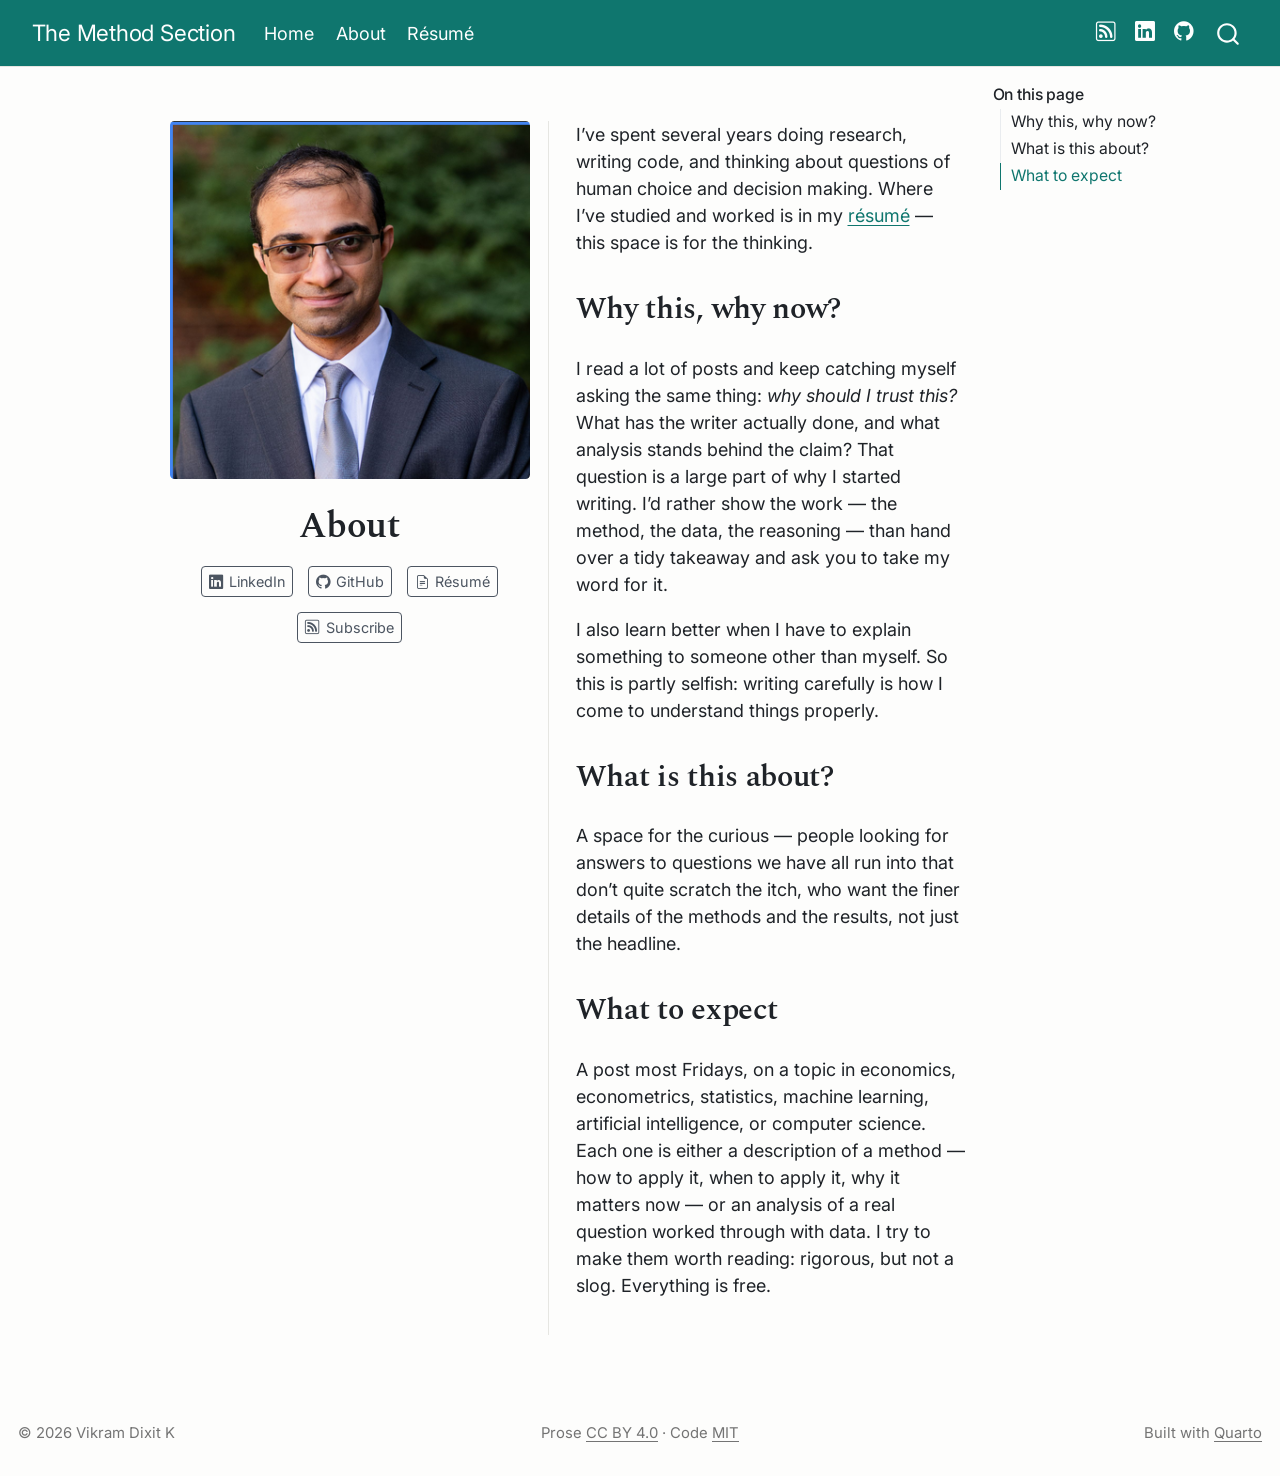
<file: about.html>
<!DOCTYPE html>
<html xmlns="http://www.w3.org/1999/xhtml" lang="en" xml:lang="en"><head>

<meta charset="utf-8">
<meta name="generator" content="quarto-1.9.38">

<meta name="viewport" content="width=device-width, initial-scale=1.0, user-scalable=yes">


<title>About – The Method Section</title>
<style>
/* Default styles provided by pandoc.
** See https://pandoc.org/MANUAL.html#variables-for-html for config info.
*/
code{white-space: pre-wrap;}
span.smallcaps{font-variant: small-caps;}
div.columns{display: flex; gap: min(4vw, 1.5em);}
div.column{flex: auto; overflow-x: auto;}
div.hanging-indent{margin-left: 1.5em; text-indent: -1.5em;}
ul.task-list{list-style: none;}
ul.task-list li input[type="checkbox"] {
  width: 0.8em;
  margin: 0 0.8em 0.2em -1em; /* quarto-specific, see https://github.com/quarto-dev/quarto-cli/issues/4556 */ 
  vertical-align: middle;
}
</style>


<script src="site_libs/quarto-nav/quarto-nav.js"></script>
<script src="site_libs/clipboard/clipboard.min.js"></script>
<script src="site_libs/quarto-search/autocomplete.umd.js"></script>
<script src="site_libs/quarto-search/fuse.min.js"></script>
<script src="site_libs/quarto-search/quarto-search.js"></script>
<meta name="quarto:offset" content="./">
<script src="site_libs/quarto-html/quarto.js" type="module"></script>
<script src="site_libs/quarto-html/tabsets/tabsets.js" type="module"></script>
<script src="site_libs/quarto-html/popper.min.js"></script>
<script src="site_libs/quarto-html/tippy.umd.min.js"></script>
<link href="site_libs/quarto-html/tippy.css" rel="stylesheet">
<link href="site_libs/quarto-html/quarto-syntax-highlighting-e2f3917fe477dd691c51c70359116d1e.css" rel="stylesheet" id="quarto-text-highlighting-styles">
<script src="site_libs/bootstrap/bootstrap.min.js"></script>
<link href="site_libs/bootstrap/bootstrap-icons.css" rel="stylesheet">
<link href="site_libs/bootstrap/bootstrap-a1ba25a112313b6cf9961dbb9ec877ab.min.css" rel="stylesheet" append-hash="true" id="quarto-bootstrap" data-mode="light">
<script id="quarto-search-options" type="application/json">{
  "location": "navbar",
  "copy-button": false,
  "collapse-after": 3,
  "panel-placement": "end",
  "type": "overlay",
  "limit": 50,
  "keyboard-shortcut": [
    "f",
    "/",
    "s"
  ],
  "show-item-context": false,
  "language": {
    "search-no-results-text": "No results",
    "search-matching-documents-text": "matching documents",
    "search-copy-link-title": "Copy link to search",
    "search-hide-matches-text": "Hide additional matches",
    "search-more-match-text": "more match in this document",
    "search-more-matches-text": "more matches in this document",
    "search-clear-button-title": "Clear",
    "search-text-placeholder": "",
    "search-detached-cancel-button-title": "Cancel",
    "search-submit-button-title": "Submit",
    "search-label": "Search"
  }
}</script>


<meta property="og:title" content="About – The Method Section">
<meta property="og:description" content="Methods and applications in economics, econometrics, statistics, machine learning, and computer science. New posts on Fridays.">
<meta property="og:site_name" content="The Method Section">
<meta name="twitter:title" content="About – The Method Section">
<meta name="twitter:description" content="Methods and applications in economics, econometrics, statistics, machine learning, and computer science. New posts on Fridays.">
<meta name="twitter:card" content="summary">
</head>

<body class="nav-fixed quarto-light">

<div id="quarto-search-results"></div>
  <header id="quarto-header" class="headroom fixed-top">
    <nav class="navbar navbar-expand-lg " data-bs-theme="dark">
      <div class="navbar-container container-fluid">
      <div class="navbar-brand-container mx-auto">
    <a class="navbar-brand" href="./index.html">
    <span class="navbar-title">The Method Section</span>
    </a>
  </div>
            <div id="quarto-search" class="" title="Search"></div>
          <button class="navbar-toggler" type="button" data-bs-toggle="collapse" data-bs-target="#navbarCollapse" aria-controls="navbarCollapse" role="menu" aria-expanded="false" aria-label="Toggle navigation" onclick="if (window.quartoToggleHeadroom) { window.quartoToggleHeadroom(); }">
  <span class="navbar-toggler-icon"></span>
</button>
          <div class="collapse navbar-collapse" id="navbarCollapse">
            <ul class="navbar-nav navbar-nav-scroll me-auto">
  <li class="nav-item">
    <a class="nav-link" href="./index.html"> 
<span class="menu-text">Home</span></a>
  </li>  
  <li class="nav-item">
    <a class="nav-link active" href="./about.html" aria-current="page"> 
<span class="menu-text">About</span></a>
  </li>  
  <li class="nav-item">
    <a class="nav-link" href="./resume.pdf" target="_blank"> 
<span class="menu-text">Résumé</span></a>
  </li>  
</ul>
            <ul class="navbar-nav navbar-nav-scroll ms-auto">
  <li class="nav-item compact">
    <a class="nav-link" href="./index.xml"> <i class="bi bi-rss" role="img" aria-label="RSS feed">
</i> 
<span class="menu-text"></span></a>
  </li>  
  <li class="nav-item compact">
    <a class="nav-link" href="https://www.linkedin.com/in/vikramdixit"> <i class="bi bi-linkedin" role="img" aria-label="LinkedIn">
</i> 
<span class="menu-text"></span></a>
  </li>  
  <li class="nav-item compact">
    <a class="nav-link" href="https://github.com/VikkiD"> <i class="bi bi-github" role="img" aria-label="GitHub">
</i> 
<span class="menu-text"></span></a>
  </li>  
</ul>
          </div> <!-- /navcollapse -->
            <div class="quarto-navbar-tools">
</div>
      </div> <!-- /container-fluid -->
    </nav>
</header>
<!-- content -->
<div id="quarto-content" class="quarto-container page-columns page-rows-contents page-layout-article page-navbar">
<!-- sidebar -->
<!-- margin-sidebar -->
    <div id="quarto-margin-sidebar" class="sidebar margin-sidebar">
        <nav id="TOC" role="doc-toc" class="toc-active">
    <h2 id="toc-title">On this page</h2>
  <ul>
  <li><a href="#why-this-why-now" id="toc-why-this-why-now" class="nav-link active" data-scroll-target="#why-this-why-now">Why this, why now?</a></li>
  <li><a href="#what-is-this-about" id="toc-what-is-this-about" class="nav-link" data-scroll-target="#what-is-this-about">What is this about?</a></li>
  <li><a href="#what-to-expect" id="toc-what-to-expect" class="nav-link" data-scroll-target="#what-to-expect">What to expect</a></li>
  </ul>
</nav>
    </div>
<!-- main -->
<div class="quarto-about-trestles">
  <div class="about-entity">
    <img src="profile.png" class="about-image
  rounded " style="width: 20em;">
<header id="title-block-header" class="quarto-title-block default">
<div class="quarto-title">
<h1 class="title">About</h1>
</div>
<div class="quarto-title-meta">
  </div>
</header>
    <div class="about-links">
  <a href="https://www.linkedin.com/in/vikramdixit" class="about-link" rel="" target="">
    <i class="bi bi-linkedin"></i>
     <span class="about-link-text">LinkedIn</span>
  </a>
  <a href="https://github.com/VikkiD" class="about-link" rel="" target="">
    <i class="bi bi-github"></i>
     <span class="about-link-text">GitHub</span>
  </a>
  <a href="/resume.pdf" class="about-link" rel="" target="">
    <i class="bi bi-file-earmark-text"></i>
     <span class="about-link-text">Résumé</span>
  </a>
  <a href="/index.xml" class="about-link" rel="" target="">
    <i class="bi bi-rss"></i>
     <span class="about-link-text">Subscribe</span>
  </a>
</div>
  </div>
  <div class="about-contents"><main class="content" id="quarto-document-content">

<p>I’ve spent several years doing research, writing code, and thinking about questions of human choice and decision making. Where I’ve studied and worked is in my <a href="resume.pdf">résumé</a> — this space is for the thinking.</p>
<section id="why-this-why-now" class="level2">
<h2 data-anchor-id="why-this-why-now">Why this, why now?</h2>
<p>I read a lot of posts and keep catching myself asking the same thing: <em>why should I trust this?</em> What has the writer actually done, and what analysis stands behind the claim? That question is a large part of why I started writing. I’d rather show the work — the method, the data, the reasoning — than hand over a tidy takeaway and ask you to take my word for it.</p>
<p>I also learn better when I have to explain something to someone other than myself. So this is partly selfish: writing carefully is how I come to understand things properly.</p>
</section>
<section id="what-is-this-about" class="level2">
<h2 data-anchor-id="what-is-this-about">What is this about?</h2>
<p>A space for the curious — people looking for answers to questions we have all run into that don’t quite scratch the itch, who want the finer details of the methods and the results, not just the headline.</p>
</section>
<section id="what-to-expect" class="level2">
<h2 data-anchor-id="what-to-expect">What to expect</h2>
<p>A post most Fridays, on a topic in economics, econometrics, statistics, machine learning, artificial intelligence, or computer science. Each one is either a description of a method — how to apply it, when to apply it, why it matters now — or an analysis of a real question worked through with data. I try to make them worth reading: rigorous, but not a slog. Everything is free.</p>


</section>
</main></div>
</div>
 <!-- /main -->
<script id="quarto-html-after-body" type="application/javascript">
  window.document.addEventListener("DOMContentLoaded", function (event) {
    const isCodeAnnotation = (el) => {
      for (const clz of el.classList) {
        if (clz.startsWith('code-annotation-')) {                     
          return true;
        }
      }
      return false;
    }
    const onCopySuccess = function(e) {
      // button target
      const button = e.trigger;
      // don't keep focus
      button.blur();
      // flash "checked"
      button.classList.add('code-copy-button-checked');
      var currentTitle = button.getAttribute("title");
      button.setAttribute("title", "Copied!");
      let tooltip;
      if (window.bootstrap) {
        button.setAttribute("data-bs-toggle", "tooltip");
        button.setAttribute("data-bs-placement", "left");
        button.setAttribute("data-bs-title", "Copied!");
        tooltip = new bootstrap.Tooltip(button, 
          { trigger: "manual", 
            customClass: "code-copy-button-tooltip",
            offset: [0, -8]});
        tooltip.show();    
      }
      setTimeout(function() {
        if (tooltip) {
          tooltip.hide();
          button.removeAttribute("data-bs-title");
          button.removeAttribute("data-bs-toggle");
          button.removeAttribute("data-bs-placement");
        }
        button.setAttribute("title", currentTitle);
        button.classList.remove('code-copy-button-checked');
      }, 1000);
      // clear code selection
      e.clearSelection();
    }
    const getTextToCopy = function(trigger) {
      const outerScaffold = trigger.parentElement.cloneNode(true);
      const codeEl = outerScaffold.querySelector('code');
      for (const childEl of codeEl.children) {
        if (isCodeAnnotation(childEl)) {
          childEl.remove();
        }
      }
      return codeEl.innerText;
    }
    const clipboard = new window.ClipboardJS('.code-copy-button:not([data-in-quarto-modal])', {
      text: getTextToCopy
    });
    clipboard.on('success', onCopySuccess);
    if (window.document.getElementById('quarto-embedded-source-code-modal')) {
      const clipboardModal = new window.ClipboardJS('.code-copy-button[data-in-quarto-modal]', {
        text: getTextToCopy,
        container: window.document.getElementById('quarto-embedded-source-code-modal')
      });
      clipboardModal.on('success', onCopySuccess);
    }
      var localhostRegex = new RegExp(/^(?:http|https):\/\/localhost\:?[0-9]*\//);
      var mailtoRegex = new RegExp(/^mailto:/);
        var filterRegex = new RegExp("https:\/\/VikkiD\.github\.io\/TechEcon");
      var isInternal = (href) => {
          return filterRegex.test(href) || localhostRegex.test(href) || mailtoRegex.test(href);
      }
      // Inspect non-navigation links and adorn them if external
     var links = window.document.querySelectorAll('a[href]:not(.nav-link):not(.navbar-brand):not(.toc-action):not(.sidebar-link):not(.sidebar-item-toggle):not(.pagination-link):not(.no-external):not([aria-hidden]):not(.dropdown-item):not(.quarto-navigation-tool):not(.about-link)');
      for (var i=0; i<links.length; i++) {
        const link = links[i];
        if (!isInternal(link.href)) {
          // undo the damage that might have been done by quarto-nav.js in the case of
          // links that we want to consider external
          if (link.dataset.originalHref !== undefined) {
            link.href = link.dataset.originalHref;
          }
        }
      }
    function tippyHover(el, contentFn, onTriggerFn, onUntriggerFn) {
      const config = {
        allowHTML: true,
        maxWidth: 500,
        delay: 100,
        arrow: false,
        appendTo: function(el) {
            return el.parentElement;
        },
        interactive: true,
        interactiveBorder: 10,
        theme: 'quarto',
        placement: 'bottom-start',
      };
      if (contentFn) {
        config.content = contentFn;
      }
      if (onTriggerFn) {
        config.onTrigger = onTriggerFn;
      }
      if (onUntriggerFn) {
        config.onUntrigger = onUntriggerFn;
      }
      window.tippy(el, config); 
    }
    const noterefs = window.document.querySelectorAll('a[role="doc-noteref"]');
    for (var i=0; i<noterefs.length; i++) {
      const ref = noterefs[i];
      tippyHover(ref, function() {
        // use id or data attribute instead here
        let href = ref.getAttribute('data-footnote-href') || ref.getAttribute('href');
        try { href = new URL(href).hash; } catch {}
        const id = href.replace(/^#\/?/, "");
        const note = window.document.getElementById(id);
        if (note) {
          return note.innerHTML;
        } else {
          return "";
        }
      });
    }
    const xrefs = window.document.querySelectorAll('a.quarto-xref');
    const processXRef = (id, note) => {
      // Strip column container classes
      const stripColumnClz = (el) => {
        el.classList.remove("page-full", "page-columns");
        if (el.children) {
          for (const child of el.children) {
            stripColumnClz(child);
          }
        }
      }
      stripColumnClz(note)
      if (id === null || id.startsWith('sec-')) {
        // Special case sections, only their first couple elements
        const container = document.createElement("div");
        if (note.children && note.children.length > 2) {
          container.appendChild(note.children[0].cloneNode(true));
          for (let i = 1; i < note.children.length; i++) {
            const child = note.children[i];
            if (child.tagName === "P" && child.innerText === "") {
              continue;
            } else {
              container.appendChild(child.cloneNode(true));
              break;
            }
          }
          if (window.Quarto?.typesetMath) {
            window.Quarto.typesetMath(container);
          }
          return container.innerHTML
        } else {
          if (window.Quarto?.typesetMath) {
            window.Quarto.typesetMath(note);
          }
          return note.innerHTML;
        }
      } else {
        // Remove any anchor links if they are present
        const anchorLink = note.querySelector('a.anchorjs-link');
        if (anchorLink) {
          anchorLink.remove();
        }
        if (window.Quarto?.typesetMath) {
          window.Quarto.typesetMath(note);
        }
        if (note.classList.contains("callout")) {
          return note.outerHTML;
        } else {
          return note.innerHTML;
        }
      }
    }
    for (var i=0; i<xrefs.length; i++) {
      const xref = xrefs[i];
      tippyHover(xref, undefined, function(instance) {
        instance.disable();
        let url = xref.getAttribute('href');
        let hash = undefined; 
        if (url.startsWith('#')) {
          hash = url;
        } else {
          try { hash = new URL(url).hash; } catch {}
        }
        if (hash) {
          const id = hash.replace(/^#\/?/, "");
          const note = window.document.getElementById(id);
          if (note !== null) {
            try {
              const html = processXRef(id, note.cloneNode(true));
              instance.setContent(html);
            } finally {
              instance.enable();
              instance.show();
            }
          } else {
            // See if we can fetch this
            fetch(url.split('#')[0])
            .then(res => res.text())
            .then(html => {
              const parser = new DOMParser();
              const htmlDoc = parser.parseFromString(html, "text/html");
              const note = htmlDoc.getElementById(id);
              if (note !== null) {
                const html = processXRef(id, note);
                instance.setContent(html);
              } 
            }).finally(() => {
              instance.enable();
              instance.show();
            });
          }
        } else {
          // See if we can fetch a full url (with no hash to target)
          // This is a special case and we should probably do some content thinning / targeting
          fetch(url)
          .then(res => res.text())
          .then(html => {
            const parser = new DOMParser();
            const htmlDoc = parser.parseFromString(html, "text/html");
            const note = htmlDoc.querySelector('main.content');
            if (note !== null) {
              // This should only happen for chapter cross references
              // (since there is no id in the URL)
              // remove the first header
              if (note.children.length > 0 && note.children[0].tagName === "HEADER") {
                note.children[0].remove();
              }
              const html = processXRef(null, note);
              instance.setContent(html);
            } 
          }).finally(() => {
            instance.enable();
            instance.show();
          });
        }
      }, function(instance) {
      });
    }
        let selectedAnnoteEl;
        const selectorForAnnotation = ( cell, annotation) => {
          let cellAttr = 'data-code-cell="' + cell + '"';
          let lineAttr = 'data-code-annotation="' +  annotation + '"';
          const selector = 'span[' + cellAttr + '][' + lineAttr + ']';
          return selector;
        }
        const selectCodeLines = (annoteEl) => {
          const doc = window.document;
          const targetCell = annoteEl.getAttribute("data-target-cell");
          const targetAnnotation = annoteEl.getAttribute("data-target-annotation");
          const annoteSpan = window.document.querySelector(selectorForAnnotation(targetCell, targetAnnotation));
          const lines = annoteSpan.getAttribute("data-code-lines").split(",");
          const lineIds = lines.map((line) => {
            return targetCell + "-" + line;
          })
          let top = null;
          let height = null;
          let parent = null;
          if (lineIds.length > 0) {
              //compute the position of the single el (top and bottom and make a div)
              const el = window.document.getElementById(lineIds[0]);
              top = el.offsetTop;
              height = el.offsetHeight;
              parent = el.parentElement.parentElement;
            if (lineIds.length > 1) {
              const lastEl = window.document.getElementById(lineIds[lineIds.length - 1]);
              const bottom = lastEl.offsetTop + lastEl.offsetHeight;
              height = bottom - top;
            }
            if (top !== null && height !== null && parent !== null) {
              // cook up a div (if necessary) and position it 
              let div = window.document.getElementById("code-annotation-line-highlight");
              if (div === null) {
                div = window.document.createElement("div");
                div.setAttribute("id", "code-annotation-line-highlight");
                div.style.position = 'absolute';
                parent.appendChild(div);
              }
              div.style.top = top - 2 + "px";
              div.style.height = height + 4 + "px";
              div.style.left = 0;
              let gutterDiv = window.document.getElementById("code-annotation-line-highlight-gutter");
              if (gutterDiv === null) {
                gutterDiv = window.document.createElement("div");
                gutterDiv.setAttribute("id", "code-annotation-line-highlight-gutter");
                gutterDiv.style.position = 'absolute';
                const codeCell = window.document.getElementById(targetCell);
                const gutter = codeCell.querySelector('.code-annotation-gutter');
                gutter.appendChild(gutterDiv);
              }
              gutterDiv.style.top = top - 2 + "px";
              gutterDiv.style.height = height + 4 + "px";
            }
            selectedAnnoteEl = annoteEl;
          }
        };
        const unselectCodeLines = () => {
          const elementsIds = ["code-annotation-line-highlight", "code-annotation-line-highlight-gutter"];
          elementsIds.forEach((elId) => {
            const div = window.document.getElementById(elId);
            if (div) {
              div.remove();
            }
          });
          selectedAnnoteEl = undefined;
        };
          // Handle positioning of the toggle
      window.addEventListener(
        "resize",
        throttle(() => {
          elRect = undefined;
          if (selectedAnnoteEl) {
            selectCodeLines(selectedAnnoteEl);
          }
        }, 10)
      );
      function throttle(fn, ms) {
      let throttle = false;
      let timer;
        return (...args) => {
          if(!throttle) { // first call gets through
              fn.apply(this, args);
              throttle = true;
          } else { // all the others get throttled
              if(timer) clearTimeout(timer); // cancel #2
              timer = setTimeout(() => {
                fn.apply(this, args);
                timer = throttle = false;
              }, ms);
          }
        };
      }
        // Attach click handler to the DT
        const annoteDls = window.document.querySelectorAll('dt[data-target-cell]');
        for (const annoteDlNode of annoteDls) {
          annoteDlNode.addEventListener('click', (event) => {
            const clickedEl = event.target;
            if (clickedEl !== selectedAnnoteEl) {
              unselectCodeLines();
              const activeEl = window.document.querySelector('dt[data-target-cell].code-annotation-active');
              if (activeEl) {
                activeEl.classList.remove('code-annotation-active');
              }
              selectCodeLines(clickedEl);
              clickedEl.classList.add('code-annotation-active');
            } else {
              // Unselect the line
              unselectCodeLines();
              clickedEl.classList.remove('code-annotation-active');
            }
          });
        }
    const findCites = (el) => {
      const parentEl = el.parentElement;
      if (parentEl) {
        const cites = parentEl.dataset.cites;
        if (cites) {
          return {
            el,
            cites: cites.split(' ')
          };
        } else {
          return findCites(el.parentElement)
        }
      } else {
        return undefined;
      }
    };
    var bibliorefs = window.document.querySelectorAll('a[role="doc-biblioref"]');
    for (var i=0; i<bibliorefs.length; i++) {
      const ref = bibliorefs[i];
      const citeInfo = findCites(ref);
      if (citeInfo) {
        tippyHover(citeInfo.el, function() {
          var popup = window.document.createElement('div');
          citeInfo.cites.forEach(function(cite) {
            var citeDiv = window.document.createElement('div');
            citeDiv.classList.add('hanging-indent');
            citeDiv.classList.add('csl-entry');
            var biblioDiv = window.document.getElementById('ref-' + cite);
            if (biblioDiv) {
              citeDiv.innerHTML = biblioDiv.innerHTML;
            }
            popup.appendChild(citeDiv);
          });
          return popup.innerHTML;
        });
      }
    }
  });
  </script>
</div> <!-- /content -->
<footer class="footer">
  <div class="nav-footer">
    <div class="nav-footer-left">
<p>© 2026 Vikram Dixit K</p>
</div>   
    <div class="nav-footer-center">
<p>Prose <a href="https://creativecommons.org/licenses/by/4.0/">CC BY 4.0</a> · Code <a href="LICENSE">MIT</a></p>
</div>
    <div class="nav-footer-right">
<p>Built with <a href="https://quarto.org">Quarto</a></p>
</div>
  </div>
</footer>




</body></html>
</file>
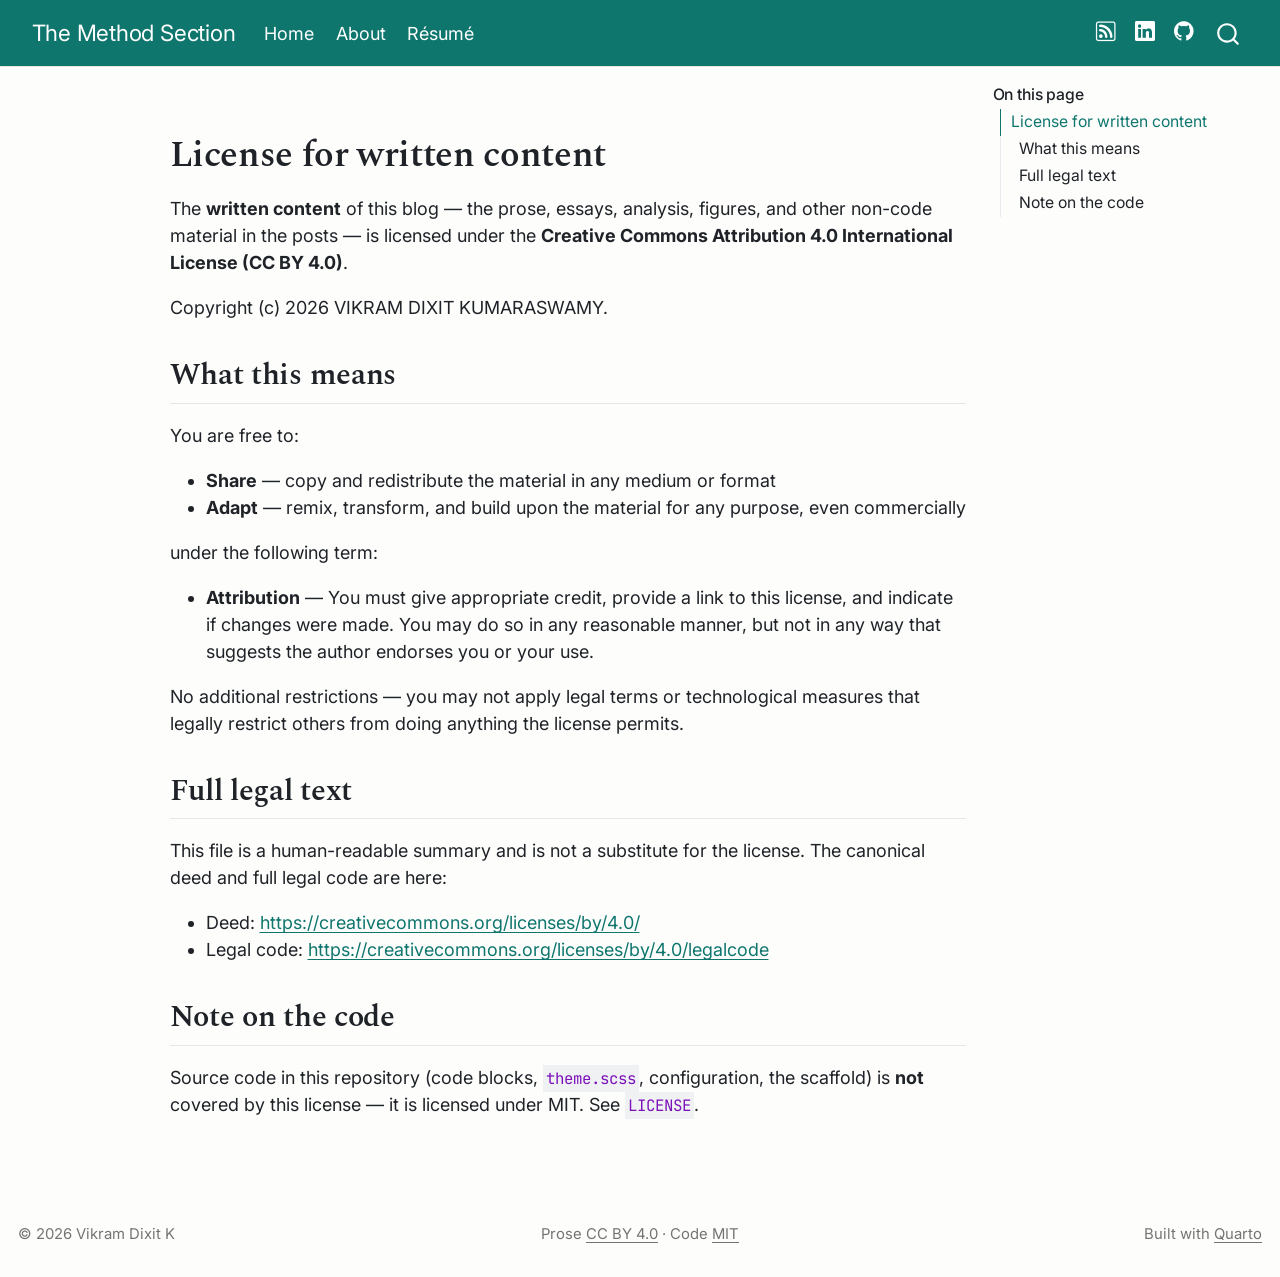
<file: LICENSE-CONTENT.html>
<!DOCTYPE html>
<html xmlns="http://www.w3.org/1999/xhtml" lang="en" xml:lang="en"><head>

<meta charset="utf-8">
<meta name="generator" content="quarto-1.9.38">

<meta name="viewport" content="width=device-width, initial-scale=1.0, user-scalable=yes">


<title>license-content – The Method Section</title>
<style>
/* Default styles provided by pandoc.
** See https://pandoc.org/MANUAL.html#variables-for-html for config info.
*/
code{white-space: pre-wrap;}
span.smallcaps{font-variant: small-caps;}
div.columns{display: flex; gap: min(4vw, 1.5em);}
div.column{flex: auto; overflow-x: auto;}
div.hanging-indent{margin-left: 1.5em; text-indent: -1.5em;}
ul.task-list{list-style: none;}
ul.task-list li input[type="checkbox"] {
  width: 0.8em;
  margin: 0 0.8em 0.2em -1em; /* quarto-specific, see https://github.com/quarto-dev/quarto-cli/issues/4556 */ 
  vertical-align: middle;
}
</style>


<script src="site_libs/quarto-nav/quarto-nav.js"></script>
<script src="site_libs/clipboard/clipboard.min.js"></script>
<script src="site_libs/quarto-search/autocomplete.umd.js"></script>
<script src="site_libs/quarto-search/fuse.min.js"></script>
<script src="site_libs/quarto-search/quarto-search.js"></script>
<meta name="quarto:offset" content="./">
<script src="site_libs/quarto-html/quarto.js" type="module"></script>
<script src="site_libs/quarto-html/tabsets/tabsets.js" type="module"></script>
<script src="site_libs/quarto-html/popper.min.js"></script>
<script src="site_libs/quarto-html/tippy.umd.min.js"></script>
<script src="site_libs/quarto-html/anchor.min.js"></script>
<link href="site_libs/quarto-html/tippy.css" rel="stylesheet">
<link href="site_libs/quarto-html/quarto-syntax-highlighting-e2f3917fe477dd691c51c70359116d1e.css" rel="stylesheet" id="quarto-text-highlighting-styles">
<script src="site_libs/bootstrap/bootstrap.min.js"></script>
<link href="site_libs/bootstrap/bootstrap-icons.css" rel="stylesheet">
<link href="site_libs/bootstrap/bootstrap-a1ba25a112313b6cf9961dbb9ec877ab.min.css" rel="stylesheet" append-hash="true" id="quarto-bootstrap" data-mode="light">
<script id="quarto-search-options" type="application/json">{
  "location": "navbar",
  "copy-button": false,
  "collapse-after": 3,
  "panel-placement": "end",
  "type": "overlay",
  "limit": 50,
  "keyboard-shortcut": [
    "f",
    "/",
    "s"
  ],
  "show-item-context": false,
  "language": {
    "search-no-results-text": "No results",
    "search-matching-documents-text": "matching documents",
    "search-copy-link-title": "Copy link to search",
    "search-hide-matches-text": "Hide additional matches",
    "search-more-match-text": "more match in this document",
    "search-more-matches-text": "more matches in this document",
    "search-clear-button-title": "Clear",
    "search-text-placeholder": "",
    "search-detached-cancel-button-title": "Cancel",
    "search-submit-button-title": "Submit",
    "search-label": "Search"
  }
}</script>


<meta property="og:title" content="The Method Section">
<meta property="og:description" content="Methods and applications in economics, econometrics, statistics, machine learning, and computer science. New posts on Fridays.">
<meta property="og:site_name" content="The Method Section">
<meta name="twitter:title" content="The Method Section">
<meta name="twitter:description" content="Methods and applications in economics, econometrics, statistics, machine learning, and computer science. New posts on Fridays.">
<meta name="twitter:card" content="summary">
</head>

<body class="nav-fixed quarto-light">

<div id="quarto-search-results"></div>
  <header id="quarto-header" class="headroom fixed-top">
    <nav class="navbar navbar-expand-lg " data-bs-theme="dark">
      <div class="navbar-container container-fluid">
      <div class="navbar-brand-container mx-auto">
    <a class="navbar-brand" href="./index.html">
    <span class="navbar-title">The Method Section</span>
    </a>
  </div>
            <div id="quarto-search" class="" title="Search"></div>
          <button class="navbar-toggler" type="button" data-bs-toggle="collapse" data-bs-target="#navbarCollapse" aria-controls="navbarCollapse" role="menu" aria-expanded="false" aria-label="Toggle navigation" onclick="if (window.quartoToggleHeadroom) { window.quartoToggleHeadroom(); }">
  <span class="navbar-toggler-icon"></span>
</button>
          <div class="collapse navbar-collapse" id="navbarCollapse">
            <ul class="navbar-nav navbar-nav-scroll me-auto">
  <li class="nav-item">
    <a class="nav-link" href="./index.html"> 
<span class="menu-text">Home</span></a>
  </li>  
  <li class="nav-item">
    <a class="nav-link" href="./about.html"> 
<span class="menu-text">About</span></a>
  </li>  
  <li class="nav-item">
    <a class="nav-link" href="./resume.pdf" target="_blank"> 
<span class="menu-text">Résumé</span></a>
  </li>  
</ul>
            <ul class="navbar-nav navbar-nav-scroll ms-auto">
  <li class="nav-item compact">
    <a class="nav-link" href="./index.xml"> <i class="bi bi-rss" role="img" aria-label="RSS feed">
</i> 
<span class="menu-text"></span></a>
  </li>  
  <li class="nav-item compact">
    <a class="nav-link" href="https://www.linkedin.com/in/vikramdixit"> <i class="bi bi-linkedin" role="img" aria-label="LinkedIn">
</i> 
<span class="menu-text"></span></a>
  </li>  
  <li class="nav-item compact">
    <a class="nav-link" href="https://github.com/VikkiD"> <i class="bi bi-github" role="img" aria-label="GitHub">
</i> 
<span class="menu-text"></span></a>
  </li>  
</ul>
          </div> <!-- /navcollapse -->
            <div class="quarto-navbar-tools">
</div>
      </div> <!-- /container-fluid -->
    </nav>
</header>
<!-- content -->
<div id="quarto-content" class="quarto-container page-columns page-rows-contents page-layout-article page-navbar">
<!-- sidebar -->
<!-- margin-sidebar -->
    <div id="quarto-margin-sidebar" class="sidebar margin-sidebar">
        <nav id="TOC" role="doc-toc" class="toc-active">
    <h2 id="toc-title">On this page</h2>
   
  <ul>
  <li><a href="#license-for-written-content" id="toc-license-for-written-content" class="nav-link active" data-scroll-target="#license-for-written-content">License for written content</a>
  <ul class="collapse">
  <li><a href="#what-this-means" id="toc-what-this-means" class="nav-link" data-scroll-target="#what-this-means">What this means</a></li>
  <li><a href="#full-legal-text" id="toc-full-legal-text" class="nav-link" data-scroll-target="#full-legal-text">Full legal text</a></li>
  <li><a href="#note-on-the-code" id="toc-note-on-the-code" class="nav-link" data-scroll-target="#note-on-the-code">Note on the code</a></li>
  </ul></li>
  </ul>
</nav>
    </div>
<!-- main -->
<main class="content" id="quarto-document-content"><header id="title-block-header" class="quarto-title-block"></header>




<section id="license-for-written-content" class="level1">
<h1>License for written content</h1>
<p>The <strong>written content</strong> of this blog — the prose, essays, analysis, figures, and other non-code material in the posts — is licensed under the <strong>Creative Commons Attribution 4.0 International License (CC BY 4.0)</strong>.</p>
<p>Copyright (c) 2026 VIKRAM DIXIT KUMARASWAMY.</p>
<section id="what-this-means" class="level2">
<h2 class="anchored" data-anchor-id="what-this-means">What this means</h2>
<p>You are free to:</p>
<ul>
<li><strong>Share</strong> — copy and redistribute the material in any medium or format</li>
<li><strong>Adapt</strong> — remix, transform, and build upon the material for any purpose, even commercially</li>
</ul>
<p>under the following term:</p>
<ul>
<li><strong>Attribution</strong> — You must give appropriate credit, provide a link to this license, and indicate if changes were made. You may do so in any reasonable manner, but not in any way that suggests the author endorses you or your use.</li>
</ul>
<p>No additional restrictions — you may not apply legal terms or technological measures that legally restrict others from doing anything the license permits.</p>
</section>
<section id="full-legal-text" class="level2">
<h2 class="anchored" data-anchor-id="full-legal-text">Full legal text</h2>
<p>This file is a human-readable summary and is not a substitute for the license. The canonical deed and full legal code are here:</p>
<ul>
<li>Deed: <a href="https://creativecommons.org/licenses/by/4.0/" class="uri">https://creativecommons.org/licenses/by/4.0/</a></li>
<li>Legal code: <a href="https://creativecommons.org/licenses/by/4.0/legalcode" class="uri">https://creativecommons.org/licenses/by/4.0/legalcode</a></li>
</ul>
</section>
<section id="note-on-the-code" class="level2">
<h2 class="anchored" data-anchor-id="note-on-the-code">Note on the code</h2>
<p>Source code in this repository (code blocks, <code>theme.scss</code>, configuration, the scaffold) is <strong>not</strong> covered by this license — it is licensed under MIT. See <code>LICENSE</code>.</p>


</section>
</section>

</main> <!-- /main -->
<script id="quarto-html-after-body" type="application/javascript">
  window.document.addEventListener("DOMContentLoaded", function (event) {
    const icon = "";
    const anchorJS = new window.AnchorJS();
    anchorJS.options = {
      placement: 'right',
      icon: icon
    };
    anchorJS.add('.anchored');
    const isCodeAnnotation = (el) => {
      for (const clz of el.classList) {
        if (clz.startsWith('code-annotation-')) {                     
          return true;
        }
      }
      return false;
    }
    const onCopySuccess = function(e) {
      // button target
      const button = e.trigger;
      // don't keep focus
      button.blur();
      // flash "checked"
      button.classList.add('code-copy-button-checked');
      var currentTitle = button.getAttribute("title");
      button.setAttribute("title", "Copied!");
      let tooltip;
      if (window.bootstrap) {
        button.setAttribute("data-bs-toggle", "tooltip");
        button.setAttribute("data-bs-placement", "left");
        button.setAttribute("data-bs-title", "Copied!");
        tooltip = new bootstrap.Tooltip(button, 
          { trigger: "manual", 
            customClass: "code-copy-button-tooltip",
            offset: [0, -8]});
        tooltip.show();    
      }
      setTimeout(function() {
        if (tooltip) {
          tooltip.hide();
          button.removeAttribute("data-bs-title");
          button.removeAttribute("data-bs-toggle");
          button.removeAttribute("data-bs-placement");
        }
        button.setAttribute("title", currentTitle);
        button.classList.remove('code-copy-button-checked');
      }, 1000);
      // clear code selection
      e.clearSelection();
    }
    const getTextToCopy = function(trigger) {
      const outerScaffold = trigger.parentElement.cloneNode(true);
      const codeEl = outerScaffold.querySelector('code');
      for (const childEl of codeEl.children) {
        if (isCodeAnnotation(childEl)) {
          childEl.remove();
        }
      }
      return codeEl.innerText;
    }
    const clipboard = new window.ClipboardJS('.code-copy-button:not([data-in-quarto-modal])', {
      text: getTextToCopy
    });
    clipboard.on('success', onCopySuccess);
    if (window.document.getElementById('quarto-embedded-source-code-modal')) {
      const clipboardModal = new window.ClipboardJS('.code-copy-button[data-in-quarto-modal]', {
        text: getTextToCopy,
        container: window.document.getElementById('quarto-embedded-source-code-modal')
      });
      clipboardModal.on('success', onCopySuccess);
    }
      var localhostRegex = new RegExp(/^(?:http|https):\/\/localhost\:?[0-9]*\//);
      var mailtoRegex = new RegExp(/^mailto:/);
        var filterRegex = new RegExp("https:\/\/VikkiD\.github\.io\/TechEcon");
      var isInternal = (href) => {
          return filterRegex.test(href) || localhostRegex.test(href) || mailtoRegex.test(href);
      }
      // Inspect non-navigation links and adorn them if external
     var links = window.document.querySelectorAll('a[href]:not(.nav-link):not(.navbar-brand):not(.toc-action):not(.sidebar-link):not(.sidebar-item-toggle):not(.pagination-link):not(.no-external):not([aria-hidden]):not(.dropdown-item):not(.quarto-navigation-tool):not(.about-link)');
      for (var i=0; i<links.length; i++) {
        const link = links[i];
        if (!isInternal(link.href)) {
          // undo the damage that might have been done by quarto-nav.js in the case of
          // links that we want to consider external
          if (link.dataset.originalHref !== undefined) {
            link.href = link.dataset.originalHref;
          }
        }
      }
    function tippyHover(el, contentFn, onTriggerFn, onUntriggerFn) {
      const config = {
        allowHTML: true,
        maxWidth: 500,
        delay: 100,
        arrow: false,
        appendTo: function(el) {
            return el.parentElement;
        },
        interactive: true,
        interactiveBorder: 10,
        theme: 'quarto',
        placement: 'bottom-start',
      };
      if (contentFn) {
        config.content = contentFn;
      }
      if (onTriggerFn) {
        config.onTrigger = onTriggerFn;
      }
      if (onUntriggerFn) {
        config.onUntrigger = onUntriggerFn;
      }
      window.tippy(el, config); 
    }
    const noterefs = window.document.querySelectorAll('a[role="doc-noteref"]');
    for (var i=0; i<noterefs.length; i++) {
      const ref = noterefs[i];
      tippyHover(ref, function() {
        // use id or data attribute instead here
        let href = ref.getAttribute('data-footnote-href') || ref.getAttribute('href');
        try { href = new URL(href).hash; } catch {}
        const id = href.replace(/^#\/?/, "");
        const note = window.document.getElementById(id);
        if (note) {
          return note.innerHTML;
        } else {
          return "";
        }
      });
    }
    const xrefs = window.document.querySelectorAll('a.quarto-xref');
    const processXRef = (id, note) => {
      // Strip column container classes
      const stripColumnClz = (el) => {
        el.classList.remove("page-full", "page-columns");
        if (el.children) {
          for (const child of el.children) {
            stripColumnClz(child);
          }
        }
      }
      stripColumnClz(note)
      if (id === null || id.startsWith('sec-')) {
        // Special case sections, only their first couple elements
        const container = document.createElement("div");
        if (note.children && note.children.length > 2) {
          container.appendChild(note.children[0].cloneNode(true));
          for (let i = 1; i < note.children.length; i++) {
            const child = note.children[i];
            if (child.tagName === "P" && child.innerText === "") {
              continue;
            } else {
              container.appendChild(child.cloneNode(true));
              break;
            }
          }
          if (window.Quarto?.typesetMath) {
            window.Quarto.typesetMath(container);
          }
          return container.innerHTML
        } else {
          if (window.Quarto?.typesetMath) {
            window.Quarto.typesetMath(note);
          }
          return note.innerHTML;
        }
      } else {
        // Remove any anchor links if they are present
        const anchorLink = note.querySelector('a.anchorjs-link');
        if (anchorLink) {
          anchorLink.remove();
        }
        if (window.Quarto?.typesetMath) {
          window.Quarto.typesetMath(note);
        }
        if (note.classList.contains("callout")) {
          return note.outerHTML;
        } else {
          return note.innerHTML;
        }
      }
    }
    for (var i=0; i<xrefs.length; i++) {
      const xref = xrefs[i];
      tippyHover(xref, undefined, function(instance) {
        instance.disable();
        let url = xref.getAttribute('href');
        let hash = undefined; 
        if (url.startsWith('#')) {
          hash = url;
        } else {
          try { hash = new URL(url).hash; } catch {}
        }
        if (hash) {
          const id = hash.replace(/^#\/?/, "");
          const note = window.document.getElementById(id);
          if (note !== null) {
            try {
              const html = processXRef(id, note.cloneNode(true));
              instance.setContent(html);
            } finally {
              instance.enable();
              instance.show();
            }
          } else {
            // See if we can fetch this
            fetch(url.split('#')[0])
            .then(res => res.text())
            .then(html => {
              const parser = new DOMParser();
              const htmlDoc = parser.parseFromString(html, "text/html");
              const note = htmlDoc.getElementById(id);
              if (note !== null) {
                const html = processXRef(id, note);
                instance.setContent(html);
              } 
            }).finally(() => {
              instance.enable();
              instance.show();
            });
          }
        } else {
          // See if we can fetch a full url (with no hash to target)
          // This is a special case and we should probably do some content thinning / targeting
          fetch(url)
          .then(res => res.text())
          .then(html => {
            const parser = new DOMParser();
            const htmlDoc = parser.parseFromString(html, "text/html");
            const note = htmlDoc.querySelector('main.content');
            if (note !== null) {
              // This should only happen for chapter cross references
              // (since there is no id in the URL)
              // remove the first header
              if (note.children.length > 0 && note.children[0].tagName === "HEADER") {
                note.children[0].remove();
              }
              const html = processXRef(null, note);
              instance.setContent(html);
            } 
          }).finally(() => {
            instance.enable();
            instance.show();
          });
        }
      }, function(instance) {
      });
    }
        let selectedAnnoteEl;
        const selectorForAnnotation = ( cell, annotation) => {
          let cellAttr = 'data-code-cell="' + cell + '"';
          let lineAttr = 'data-code-annotation="' +  annotation + '"';
          const selector = 'span[' + cellAttr + '][' + lineAttr + ']';
          return selector;
        }
        const selectCodeLines = (annoteEl) => {
          const doc = window.document;
          const targetCell = annoteEl.getAttribute("data-target-cell");
          const targetAnnotation = annoteEl.getAttribute("data-target-annotation");
          const annoteSpan = window.document.querySelector(selectorForAnnotation(targetCell, targetAnnotation));
          const lines = annoteSpan.getAttribute("data-code-lines").split(",");
          const lineIds = lines.map((line) => {
            return targetCell + "-" + line;
          })
          let top = null;
          let height = null;
          let parent = null;
          if (lineIds.length > 0) {
              //compute the position of the single el (top and bottom and make a div)
              const el = window.document.getElementById(lineIds[0]);
              top = el.offsetTop;
              height = el.offsetHeight;
              parent = el.parentElement.parentElement;
            if (lineIds.length > 1) {
              const lastEl = window.document.getElementById(lineIds[lineIds.length - 1]);
              const bottom = lastEl.offsetTop + lastEl.offsetHeight;
              height = bottom - top;
            }
            if (top !== null && height !== null && parent !== null) {
              // cook up a div (if necessary) and position it 
              let div = window.document.getElementById("code-annotation-line-highlight");
              if (div === null) {
                div = window.document.createElement("div");
                div.setAttribute("id", "code-annotation-line-highlight");
                div.style.position = 'absolute';
                parent.appendChild(div);
              }
              div.style.top = top - 2 + "px";
              div.style.height = height + 4 + "px";
              div.style.left = 0;
              let gutterDiv = window.document.getElementById("code-annotation-line-highlight-gutter");
              if (gutterDiv === null) {
                gutterDiv = window.document.createElement("div");
                gutterDiv.setAttribute("id", "code-annotation-line-highlight-gutter");
                gutterDiv.style.position = 'absolute';
                const codeCell = window.document.getElementById(targetCell);
                const gutter = codeCell.querySelector('.code-annotation-gutter');
                gutter.appendChild(gutterDiv);
              }
              gutterDiv.style.top = top - 2 + "px";
              gutterDiv.style.height = height + 4 + "px";
            }
            selectedAnnoteEl = annoteEl;
          }
        };
        const unselectCodeLines = () => {
          const elementsIds = ["code-annotation-line-highlight", "code-annotation-line-highlight-gutter"];
          elementsIds.forEach((elId) => {
            const div = window.document.getElementById(elId);
            if (div) {
              div.remove();
            }
          });
          selectedAnnoteEl = undefined;
        };
          // Handle positioning of the toggle
      window.addEventListener(
        "resize",
        throttle(() => {
          elRect = undefined;
          if (selectedAnnoteEl) {
            selectCodeLines(selectedAnnoteEl);
          }
        }, 10)
      );
      function throttle(fn, ms) {
      let throttle = false;
      let timer;
        return (...args) => {
          if(!throttle) { // first call gets through
              fn.apply(this, args);
              throttle = true;
          } else { // all the others get throttled
              if(timer) clearTimeout(timer); // cancel #2
              timer = setTimeout(() => {
                fn.apply(this, args);
                timer = throttle = false;
              }, ms);
          }
        };
      }
        // Attach click handler to the DT
        const annoteDls = window.document.querySelectorAll('dt[data-target-cell]');
        for (const annoteDlNode of annoteDls) {
          annoteDlNode.addEventListener('click', (event) => {
            const clickedEl = event.target;
            if (clickedEl !== selectedAnnoteEl) {
              unselectCodeLines();
              const activeEl = window.document.querySelector('dt[data-target-cell].code-annotation-active');
              if (activeEl) {
                activeEl.classList.remove('code-annotation-active');
              }
              selectCodeLines(clickedEl);
              clickedEl.classList.add('code-annotation-active');
            } else {
              // Unselect the line
              unselectCodeLines();
              clickedEl.classList.remove('code-annotation-active');
            }
          });
        }
    const findCites = (el) => {
      const parentEl = el.parentElement;
      if (parentEl) {
        const cites = parentEl.dataset.cites;
        if (cites) {
          return {
            el,
            cites: cites.split(' ')
          };
        } else {
          return findCites(el.parentElement)
        }
      } else {
        return undefined;
      }
    };
    var bibliorefs = window.document.querySelectorAll('a[role="doc-biblioref"]');
    for (var i=0; i<bibliorefs.length; i++) {
      const ref = bibliorefs[i];
      const citeInfo = findCites(ref);
      if (citeInfo) {
        tippyHover(citeInfo.el, function() {
          var popup = window.document.createElement('div');
          citeInfo.cites.forEach(function(cite) {
            var citeDiv = window.document.createElement('div');
            citeDiv.classList.add('hanging-indent');
            citeDiv.classList.add('csl-entry');
            var biblioDiv = window.document.getElementById('ref-' + cite);
            if (biblioDiv) {
              citeDiv.innerHTML = biblioDiv.innerHTML;
            }
            popup.appendChild(citeDiv);
          });
          return popup.innerHTML;
        });
      }
    }
  });
  </script>
</div> <!-- /content -->
<footer class="footer">
  <div class="nav-footer">
    <div class="nav-footer-left">
<p>© 2026 Vikram Dixit K</p>
</div>   
    <div class="nav-footer-center">
<p>Prose <a href="https://creativecommons.org/licenses/by/4.0/">CC BY 4.0</a> · Code <a href="LICENSE">MIT</a></p>
</div>
    <div class="nav-footer-right">
<p>Built with <a href="https://quarto.org">Quarto</a></p>
</div>
  </div>
</footer>




</body></html>
</file>
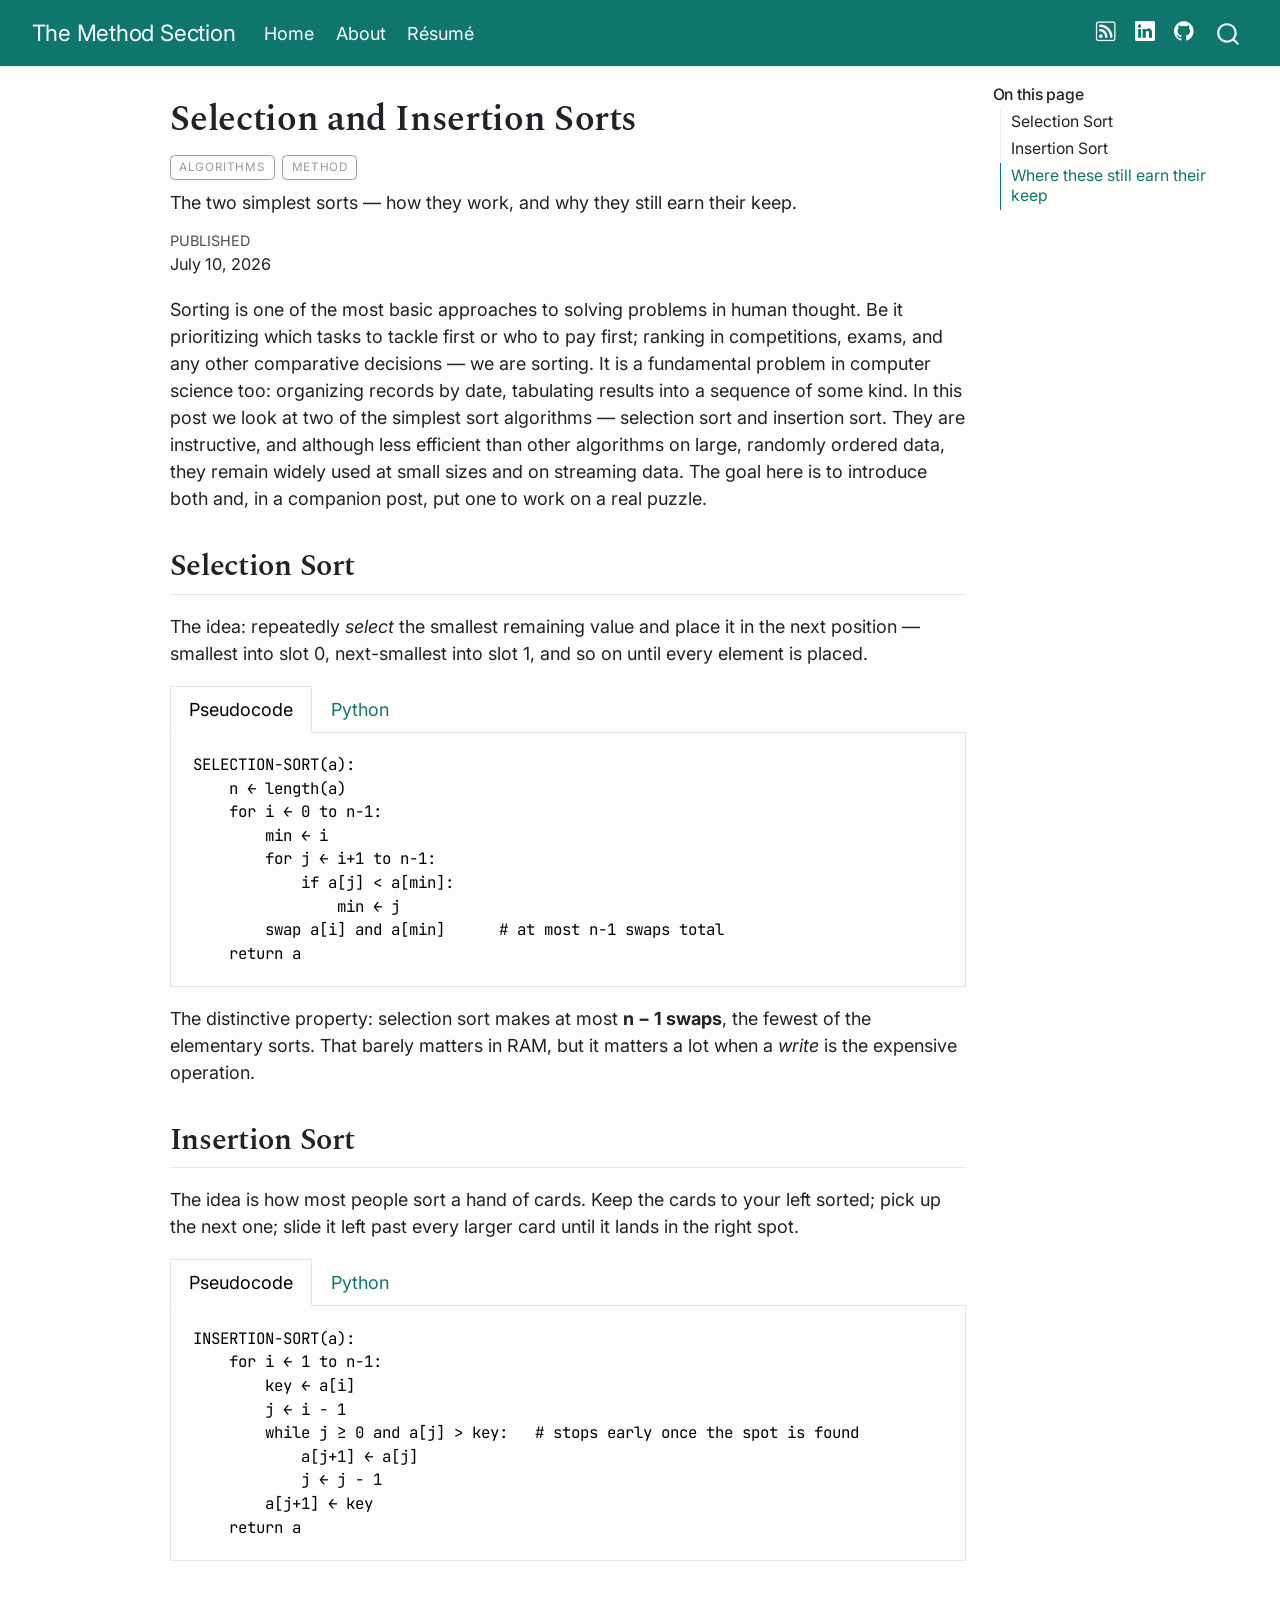
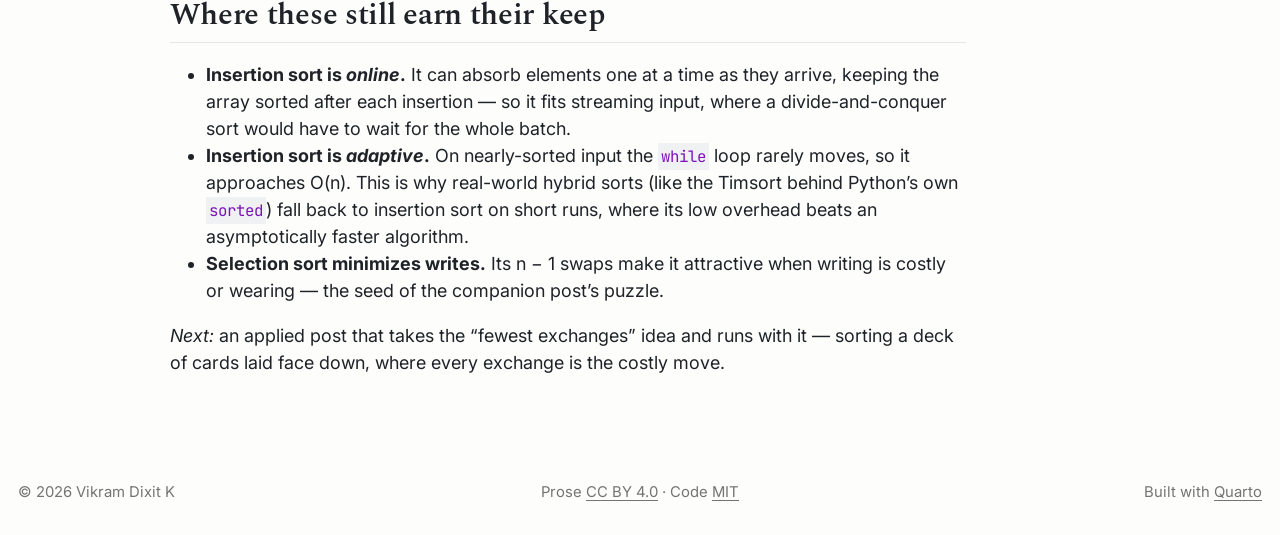
<file: Sorting/Selection_Inserttion_Sorts.html>
<!DOCTYPE html>
<html xmlns="http://www.w3.org/1999/xhtml" lang="en" xml:lang="en"><head>

<meta charset="utf-8">
<meta name="generator" content="quarto-1.9.38">

<meta name="viewport" content="width=device-width, initial-scale=1.0, user-scalable=yes">

<meta name="dcterms.date" content="2026-07-10">
<meta name="description" content="The two simplest sorts — how they work, and why they still earn their keep.">

<title>Selection and Insertion Sorts – The Method Section</title>
<style>
/* Default styles provided by pandoc.
** See https://pandoc.org/MANUAL.html#variables-for-html for config info.
*/
code{white-space: pre-wrap;}
span.smallcaps{font-variant: small-caps;}
div.columns{display: flex; gap: min(4vw, 1.5em);}
div.column{flex: auto; overflow-x: auto;}
div.hanging-indent{margin-left: 1.5em; text-indent: -1.5em;}
ul.task-list{list-style: none;}
ul.task-list li input[type="checkbox"] {
  width: 0.8em;
  margin: 0 0.8em 0.2em -1em; /* quarto-specific, see https://github.com/quarto-dev/quarto-cli/issues/4556 */ 
  vertical-align: middle;
}
/* CSS for syntax highlighting */
html { -webkit-text-size-adjust: 100%; }
pre > code.sourceCode { white-space: pre; position: relative; }
pre > code.sourceCode > span { display: inline-block; line-height: 1.25; }
pre > code.sourceCode > span:empty { height: 1.2em; }
.sourceCode { overflow: visible; }
code.sourceCode > span { color: inherit; text-decoration: inherit; }
div.sourceCode { margin: 1em 0; }
pre.sourceCode { margin: 0; }
@media screen {
div.sourceCode { overflow: auto; }
}
@media print {
pre > code.sourceCode { white-space: pre-wrap; }
pre > code.sourceCode > span { text-indent: -5em; padding-left: 5em; }
}
pre.numberSource code
  { counter-reset: source-line 0; }
pre.numberSource code > span
  { position: relative; left: -4em; counter-increment: source-line; }
pre.numberSource code > span > a:first-child::before
  { content: counter(source-line);
    position: relative; left: -1em; text-align: right; vertical-align: baseline;
    border: none; display: inline-block;
    -webkit-touch-callout: none; -webkit-user-select: none;
    -khtml-user-select: none; -moz-user-select: none;
    -ms-user-select: none; user-select: none;
    padding: 0 4px; width: 4em;
  }
pre.numberSource { margin-left: 3em;  padding-left: 4px; }
div.sourceCode
  {   }
@media screen {
pre > code.sourceCode > span > a:first-child::before { text-decoration: underline; }
}
</style>


<script src="../site_libs/quarto-nav/quarto-nav.js"></script>
<script src="../site_libs/clipboard/clipboard.min.js"></script>
<script src="../site_libs/quarto-search/autocomplete.umd.js"></script>
<script src="../site_libs/quarto-search/fuse.min.js"></script>
<script src="../site_libs/quarto-search/quarto-search.js"></script>
<meta name="quarto:offset" content="../">
<script src="../site_libs/quarto-html/quarto.js" type="module"></script>
<script src="../site_libs/quarto-html/tabsets/tabsets.js" type="module"></script>
<script src="../site_libs/quarto-html/popper.min.js"></script>
<script src="../site_libs/quarto-html/tippy.umd.min.js"></script>
<script src="../site_libs/quarto-html/anchor.min.js"></script>
<link href="../site_libs/quarto-html/tippy.css" rel="stylesheet">
<link href="../site_libs/quarto-html/quarto-syntax-highlighting-e2f3917fe477dd691c51c70359116d1e.css" rel="stylesheet" id="quarto-text-highlighting-styles">
<script src="../site_libs/bootstrap/bootstrap.min.js"></script>
<link href="../site_libs/bootstrap/bootstrap-icons.css" rel="stylesheet">
<link href="../site_libs/bootstrap/bootstrap-a1ba25a112313b6cf9961dbb9ec877ab.min.css" rel="stylesheet" append-hash="true" id="quarto-bootstrap" data-mode="light">
<script id="quarto-search-options" type="application/json">{
  "location": "navbar",
  "copy-button": false,
  "collapse-after": 3,
  "panel-placement": "end",
  "type": "overlay",
  "limit": 50,
  "keyboard-shortcut": [
    "f",
    "/",
    "s"
  ],
  "show-item-context": false,
  "language": {
    "search-no-results-text": "No results",
    "search-matching-documents-text": "matching documents",
    "search-copy-link-title": "Copy link to search",
    "search-hide-matches-text": "Hide additional matches",
    "search-more-match-text": "more match in this document",
    "search-more-matches-text": "more matches in this document",
    "search-clear-button-title": "Clear",
    "search-text-placeholder": "",
    "search-detached-cancel-button-title": "Cancel",
    "search-submit-button-title": "Submit",
    "search-label": "Search"
  }
}</script>


<meta property="og:title" content="Selection and Insertion Sorts – The Method Section">
<meta property="og:description" content="The two simplest sorts — how they work, and why they still earn their keep.">
<meta property="og:site_name" content="The Method Section">
<meta name="twitter:title" content="Selection and Insertion Sorts – The Method Section">
<meta name="twitter:description" content="The two simplest sorts — how they work, and why they still earn their keep.">
<meta name="twitter:card" content="summary">
</head>

<body class="nav-fixed quarto-light">

<div id="quarto-search-results"></div>
  <header id="quarto-header" class="headroom fixed-top">
    <nav class="navbar navbar-expand-lg " data-bs-theme="dark">
      <div class="navbar-container container-fluid">
      <div class="navbar-brand-container mx-auto">
    <a class="navbar-brand" href="../index.html">
    <span class="navbar-title">The Method Section</span>
    </a>
  </div>
            <div id="quarto-search" class="" title="Search"></div>
          <button class="navbar-toggler" type="button" data-bs-toggle="collapse" data-bs-target="#navbarCollapse" aria-controls="navbarCollapse" role="menu" aria-expanded="false" aria-label="Toggle navigation" onclick="if (window.quartoToggleHeadroom) { window.quartoToggleHeadroom(); }">
  <span class="navbar-toggler-icon"></span>
</button>
          <div class="collapse navbar-collapse" id="navbarCollapse">
            <ul class="navbar-nav navbar-nav-scroll me-auto">
  <li class="nav-item">
    <a class="nav-link" href="../index.html"> 
<span class="menu-text">Home</span></a>
  </li>  
  <li class="nav-item">
    <a class="nav-link" href="../about.html"> 
<span class="menu-text">About</span></a>
  </li>  
  <li class="nav-item">
    <a class="nav-link" href="../resume.pdf" target="_blank"> 
<span class="menu-text">Résumé</span></a>
  </li>  
</ul>
            <ul class="navbar-nav navbar-nav-scroll ms-auto">
  <li class="nav-item compact">
    <a class="nav-link" href="../index.xml"> <i class="bi bi-rss" role="img" aria-label="RSS feed">
</i> 
<span class="menu-text"></span></a>
  </li>  
  <li class="nav-item compact">
    <a class="nav-link" href="https://www.linkedin.com/in/vikramdixit"> <i class="bi bi-linkedin" role="img" aria-label="LinkedIn">
</i> 
<span class="menu-text"></span></a>
  </li>  
  <li class="nav-item compact">
    <a class="nav-link" href="https://github.com/VikkiD"> <i class="bi bi-github" role="img" aria-label="GitHub">
</i> 
<span class="menu-text"></span></a>
  </li>  
</ul>
          </div> <!-- /navcollapse -->
            <div class="quarto-navbar-tools">
</div>
      </div> <!-- /container-fluid -->
    </nav>
</header>
<!-- content -->
<div id="quarto-content" class="quarto-container page-columns page-rows-contents page-layout-article page-navbar">
<!-- sidebar -->
<!-- margin-sidebar -->
    <div id="quarto-margin-sidebar" class="sidebar margin-sidebar">
        <nav id="TOC" role="doc-toc" class="toc-active">
    <h2 id="toc-title">On this page</h2>
   
  <ul>
  <li><a href="#selection-sort" id="toc-selection-sort" class="nav-link active" data-scroll-target="#selection-sort">Selection Sort</a></li>
  <li><a href="#insertion-sort" id="toc-insertion-sort" class="nav-link" data-scroll-target="#insertion-sort">Insertion Sort</a></li>
  <li><a href="#where-these-still-earn-their-keep" id="toc-where-these-still-earn-their-keep" class="nav-link" data-scroll-target="#where-these-still-earn-their-keep">Where these still earn their keep</a></li>
  </ul>
</nav>
    </div>
<!-- main -->
<main class="content" id="quarto-document-content">

<header id="title-block-header" class="quarto-title-block default">
<div class="quarto-title">
<h1 class="title">Selection and Insertion Sorts</h1>
  <div class="quarto-categories">
    <div class="quarto-category">Algorithms</div>
    <div class="quarto-category">Method</div>
  </div>
  </div>

<div>
  <div class="description">
    The two simplest sorts — how they work, and why they still earn their keep.
  </div>
</div>


<div class="quarto-title-meta">

    
    <div>
    <div class="quarto-title-meta-heading">Published</div>
    <div class="quarto-title-meta-contents">
      <p class="date">July 10, 2026</p>
    </div>
  </div>
  
    
  </div>
  


</header>


<p>Sorting is one of the most basic approaches to solving problems in human thought. Be it prioritizing which tasks to tackle first or who to pay first; ranking in competitions, exams, and any other comparative decisions — we are sorting. It is a fundamental problem in computer science too: organizing records by date, tabulating results into a sequence of some kind. In this post we look at two of the simplest sort algorithms — selection sort and insertion sort. They are instructive, and although less efficient than other algorithms on large, randomly ordered data, they remain widely used at small sizes and on streaming data. The goal here is to introduce both and, in a companion post, put one to work on a real puzzle.</p>
<section id="selection-sort" class="level2">
<h2 class="anchored" data-anchor-id="selection-sort">Selection Sort</h2>
<p>The idea: repeatedly <em>select</em> the smallest remaining value and place it in the next position — smallest into slot 0, next-smallest into slot 1, and so on until every element is placed.</p>
<div class="tabset-margin-container"></div><div class="panel-tabset">
<ul class="nav nav-tabs" role="tablist"><li class="nav-item" role="presentation"><a class="nav-link active" id="tabset-1-1-tab" data-bs-toggle="tab" data-bs-target="#tabset-1-1" role="tab" aria-controls="tabset-1-1" aria-selected="true" href="">Pseudocode</a></li><li class="nav-item" role="presentation"><a class="nav-link" id="tabset-1-2-tab" data-bs-toggle="tab" data-bs-target="#tabset-1-2" role="tab" aria-controls="tabset-1-2" aria-selected="false" href="">Python</a></li></ul>
<div class="tab-content">
<div id="tabset-1-1" class="tab-pane active" role="tabpanel" aria-labelledby="tabset-1-1-tab">
<pre><code>SELECTION-SORT(a):
    n ← length(a)
    for i ← 0 to n-1:
        min ← i
        for j ← i+1 to n-1:
            if a[j] &lt; a[min]:
                min ← j
        swap a[i] and a[min]      # at most n-1 swaps total
    return a</code></pre>
</div>
<div id="tabset-1-2" class="tab-pane" role="tabpanel" aria-labelledby="tabset-1-2-tab">
<div id="156314ae" class="cell" data-execution_count="1">
<div class="code-copy-outer-scaffold"><div class="sourceCode cell-code" id="cb2"><pre class="sourceCode python code-with-copy"><code class="sourceCode python"><span id="cb2-1"><a href="#cb2-1" aria-hidden="true" tabindex="-1"></a><span class="kw">def</span> selection_sort(a):</span>
<span id="cb2-2"><a href="#cb2-2" aria-hidden="true" tabindex="-1"></a>    n <span class="op">=</span> <span class="bu">len</span>(a)</span>
<span id="cb2-3"><a href="#cb2-3" aria-hidden="true" tabindex="-1"></a>    <span class="cf">for</span> i <span class="kw">in</span> <span class="bu">range</span>(n):</span>
<span id="cb2-4"><a href="#cb2-4" aria-hidden="true" tabindex="-1"></a>        smallest <span class="op">=</span> i</span>
<span id="cb2-5"><a href="#cb2-5" aria-hidden="true" tabindex="-1"></a>        <span class="cf">for</span> j <span class="kw">in</span> <span class="bu">range</span>(i <span class="op">+</span> <span class="dv">1</span>, n):</span>
<span id="cb2-6"><a href="#cb2-6" aria-hidden="true" tabindex="-1"></a>            <span class="cf">if</span> a[j] <span class="op">&lt;</span> a[smallest]:</span>
<span id="cb2-7"><a href="#cb2-7" aria-hidden="true" tabindex="-1"></a>                smallest <span class="op">=</span> j</span>
<span id="cb2-8"><a href="#cb2-8" aria-hidden="true" tabindex="-1"></a>        a[i], a[smallest] <span class="op">=</span> a[smallest], a[i]   <span class="co"># pythonic swap, no temp needed</span></span>
<span id="cb2-9"><a href="#cb2-9" aria-hidden="true" tabindex="-1"></a>    <span class="cf">return</span> a</span>
<span id="cb2-10"><a href="#cb2-10" aria-hidden="true" tabindex="-1"></a></span>
<span id="cb2-11"><a href="#cb2-11" aria-hidden="true" tabindex="-1"></a>original <span class="op">=</span> [<span class="dv">5</span>, <span class="dv">3</span>, <span class="dv">4</span>, <span class="dv">1</span>, <span class="dv">2</span>, <span class="dv">10</span>, <span class="dv">1</span>]</span>
<span id="cb2-12"><a href="#cb2-12" aria-hidden="true" tabindex="-1"></a><span class="bu">print</span>(<span class="st">"input: "</span>, original)</span>
<span id="cb2-13"><a href="#cb2-13" aria-hidden="true" tabindex="-1"></a><span class="bu">print</span>(<span class="st">"sorted:"</span>, selection_sort(original.copy()))   <span class="co"># .copy(): it sorts in place</span></span></code></pre></div><button title="Copy to Clipboard" class="code-copy-button"><i class="bi"></i></button></div>
<div class="cell-output cell-output-stdout">
<pre><code>input:  [5, 3, 4, 1, 2, 10, 1]
sorted: [1, 1, 2, 3, 4, 5, 10]</code></pre>
</div>
</div>
</div>
</div>
</div>
<p>The distinctive property: selection sort makes at most <strong>n − 1 swaps</strong>, the fewest of the elementary sorts. That barely matters in RAM, but it matters a lot when a <em>write</em> is the expensive operation.</p>
</section>
<section id="insertion-sort" class="level2">
<h2 class="anchored" data-anchor-id="insertion-sort">Insertion Sort</h2>
<p>The idea is how most people sort a hand of cards. Keep the cards to your left sorted; pick up the next one; slide it left past every larger card until it lands in the right spot.</p>
<div class="tabset-margin-container"></div><div class="panel-tabset">
<ul class="nav nav-tabs" role="tablist"><li class="nav-item" role="presentation"><a class="nav-link active" id="tabset-2-1-tab" data-bs-toggle="tab" data-bs-target="#tabset-2-1" role="tab" aria-controls="tabset-2-1" aria-selected="true" href="">Pseudocode</a></li><li class="nav-item" role="presentation"><a class="nav-link" id="tabset-2-2-tab" data-bs-toggle="tab" data-bs-target="#tabset-2-2" role="tab" aria-controls="tabset-2-2" aria-selected="false" href="">Python</a></li></ul>
<div class="tab-content">
<div id="tabset-2-1" class="tab-pane active" role="tabpanel" aria-labelledby="tabset-2-1-tab">
<pre><code>INSERTION-SORT(a):
    for i ← 1 to n-1:
        key ← a[i]
        j ← i - 1
        while j ≥ 0 and a[j] &gt; key:   # stops early once the spot is found
            a[j+1] ← a[j]
            j ← j - 1
        a[j+1] ← key
    return a</code></pre>
</div>
<div id="tabset-2-2" class="tab-pane" role="tabpanel" aria-labelledby="tabset-2-2-tab">
<div id="f227ccab" class="cell" data-execution_count="2">
<div class="code-copy-outer-scaffold"><div class="sourceCode cell-code" id="cb5"><pre class="sourceCode python code-with-copy"><code class="sourceCode python"><span id="cb5-1"><a href="#cb5-1" aria-hidden="true" tabindex="-1"></a><span class="kw">def</span> insertion_sort(a):</span>
<span id="cb5-2"><a href="#cb5-2" aria-hidden="true" tabindex="-1"></a>    <span class="cf">for</span> i <span class="kw">in</span> <span class="bu">range</span>(<span class="dv">1</span>, <span class="bu">len</span>(a)):</span>
<span id="cb5-3"><a href="#cb5-3" aria-hidden="true" tabindex="-1"></a>        key <span class="op">=</span> a[i]</span>
<span id="cb5-4"><a href="#cb5-4" aria-hidden="true" tabindex="-1"></a>        j <span class="op">=</span> i <span class="op">-</span> <span class="dv">1</span></span>
<span id="cb5-5"><a href="#cb5-5" aria-hidden="true" tabindex="-1"></a>        <span class="cf">while</span> j <span class="op">&gt;=</span> <span class="dv">0</span> <span class="kw">and</span> a[j] <span class="op">&gt;</span> key:   <span class="co"># the early stop is what makes it adaptive</span></span>
<span id="cb5-6"><a href="#cb5-6" aria-hidden="true" tabindex="-1"></a>            a[j <span class="op">+</span> <span class="dv">1</span>] <span class="op">=</span> a[j]</span>
<span id="cb5-7"><a href="#cb5-7" aria-hidden="true" tabindex="-1"></a>            j <span class="op">-=</span> <span class="dv">1</span></span>
<span id="cb5-8"><a href="#cb5-8" aria-hidden="true" tabindex="-1"></a>        a[j <span class="op">+</span> <span class="dv">1</span>] <span class="op">=</span> key</span>
<span id="cb5-9"><a href="#cb5-9" aria-hidden="true" tabindex="-1"></a>    <span class="cf">return</span> a</span>
<span id="cb5-10"><a href="#cb5-10" aria-hidden="true" tabindex="-1"></a></span>
<span id="cb5-11"><a href="#cb5-11" aria-hidden="true" tabindex="-1"></a>original <span class="op">=</span> [<span class="dv">5</span>, <span class="dv">3</span>, <span class="dv">4</span>, <span class="dv">1</span>, <span class="dv">2</span>, <span class="dv">10</span>, <span class="dv">1</span>]</span>
<span id="cb5-12"><a href="#cb5-12" aria-hidden="true" tabindex="-1"></a><span class="bu">print</span>(<span class="st">"input: "</span>, original)</span>
<span id="cb5-13"><a href="#cb5-13" aria-hidden="true" tabindex="-1"></a><span class="bu">print</span>(<span class="st">"sorted:"</span>, insertion_sort(original.copy()))</span></code></pre></div><button title="Copy to Clipboard" class="code-copy-button"><i class="bi"></i></button></div>
<div class="cell-output cell-output-stdout">
<pre><code>input:  [5, 3, 4, 1, 2, 10, 1]
sorted: [1, 1, 2, 3, 4, 5, 10]</code></pre>
</div>
</div>
</div>
</div>
</div>
<!-- I rewrote your insertion sort into the classic "key + shift" form (instead
     of the swap-in-a-loop version). Same result, but the `while` loop stops the
     moment the card is in place --- which is exactly the adaptive behaviour that
     makes the relevance argument below true. -->
</section>
<section id="where-these-still-earn-their-keep" class="level2">
<h2 class="anchored" data-anchor-id="where-these-still-earn-their-keep">Where these still earn their keep</h2>
<!-- Expand these in your own voice --- each is a real, checkable claim: -->
<ul>
<li><strong>Insertion sort is <em>online</em>.</strong> It can absorb elements one at a time as they arrive, keeping the array sorted after each insertion — so it fits streaming input, where a divide-and-conquer sort would have to wait for the whole batch.</li>
<li><strong>Insertion sort is <em>adaptive</em>.</strong> On nearly-sorted input the <code>while</code> loop rarely moves, so it approaches O(n). This is why real-world hybrid sorts (like the Timsort behind Python’s own <code>sorted</code>) fall back to insertion sort on short runs, where its low overhead beats an asymptotically faster algorithm.</li>
<li><strong>Selection sort minimizes writes.</strong> Its n − 1 swaps make it attractive when writing is costly or wearing — the seed of the companion post’s puzzle.</li>
</ul>
<p><em>Next:</em> an applied post that takes the “fewest exchanges” idea and runs with it — sorting a deck of cards laid face down, where every exchange is the costly move.</p>


</section>

</main> <!-- /main -->
<script id="quarto-html-after-body" type="application/javascript">
  window.document.addEventListener("DOMContentLoaded", function (event) {
    const icon = "";
    const anchorJS = new window.AnchorJS();
    anchorJS.options = {
      placement: 'right',
      icon: icon
    };
    anchorJS.add('.anchored');
    const isCodeAnnotation = (el) => {
      for (const clz of el.classList) {
        if (clz.startsWith('code-annotation-')) {                     
          return true;
        }
      }
      return false;
    }
    const onCopySuccess = function(e) {
      // button target
      const button = e.trigger;
      // don't keep focus
      button.blur();
      // flash "checked"
      button.classList.add('code-copy-button-checked');
      var currentTitle = button.getAttribute("title");
      button.setAttribute("title", "Copied!");
      let tooltip;
      if (window.bootstrap) {
        button.setAttribute("data-bs-toggle", "tooltip");
        button.setAttribute("data-bs-placement", "left");
        button.setAttribute("data-bs-title", "Copied!");
        tooltip = new bootstrap.Tooltip(button, 
          { trigger: "manual", 
            customClass: "code-copy-button-tooltip",
            offset: [0, -8]});
        tooltip.show();    
      }
      setTimeout(function() {
        if (tooltip) {
          tooltip.hide();
          button.removeAttribute("data-bs-title");
          button.removeAttribute("data-bs-toggle");
          button.removeAttribute("data-bs-placement");
        }
        button.setAttribute("title", currentTitle);
        button.classList.remove('code-copy-button-checked');
      }, 1000);
      // clear code selection
      e.clearSelection();
    }
    const getTextToCopy = function(trigger) {
      const outerScaffold = trigger.parentElement.cloneNode(true);
      const codeEl = outerScaffold.querySelector('code');
      for (const childEl of codeEl.children) {
        if (isCodeAnnotation(childEl)) {
          childEl.remove();
        }
      }
      return codeEl.innerText;
    }
    const clipboard = new window.ClipboardJS('.code-copy-button:not([data-in-quarto-modal])', {
      text: getTextToCopy
    });
    clipboard.on('success', onCopySuccess);
    if (window.document.getElementById('quarto-embedded-source-code-modal')) {
      const clipboardModal = new window.ClipboardJS('.code-copy-button[data-in-quarto-modal]', {
        text: getTextToCopy,
        container: window.document.getElementById('quarto-embedded-source-code-modal')
      });
      clipboardModal.on('success', onCopySuccess);
    }
      var localhostRegex = new RegExp(/^(?:http|https):\/\/localhost\:?[0-9]*\//);
      var mailtoRegex = new RegExp(/^mailto:/);
        var filterRegex = new RegExp("https:\/\/VikkiD\.github\.io\/TechEcon");
      var isInternal = (href) => {
          return filterRegex.test(href) || localhostRegex.test(href) || mailtoRegex.test(href);
      }
      // Inspect non-navigation links and adorn them if external
     var links = window.document.querySelectorAll('a[href]:not(.nav-link):not(.navbar-brand):not(.toc-action):not(.sidebar-link):not(.sidebar-item-toggle):not(.pagination-link):not(.no-external):not([aria-hidden]):not(.dropdown-item):not(.quarto-navigation-tool):not(.about-link)');
      for (var i=0; i<links.length; i++) {
        const link = links[i];
        if (!isInternal(link.href)) {
          // undo the damage that might have been done by quarto-nav.js in the case of
          // links that we want to consider external
          if (link.dataset.originalHref !== undefined) {
            link.href = link.dataset.originalHref;
          }
        }
      }
    function tippyHover(el, contentFn, onTriggerFn, onUntriggerFn) {
      const config = {
        allowHTML: true,
        maxWidth: 500,
        delay: 100,
        arrow: false,
        appendTo: function(el) {
            return el.parentElement;
        },
        interactive: true,
        interactiveBorder: 10,
        theme: 'quarto',
        placement: 'bottom-start',
      };
      if (contentFn) {
        config.content = contentFn;
      }
      if (onTriggerFn) {
        config.onTrigger = onTriggerFn;
      }
      if (onUntriggerFn) {
        config.onUntrigger = onUntriggerFn;
      }
      window.tippy(el, config); 
    }
    const noterefs = window.document.querySelectorAll('a[role="doc-noteref"]');
    for (var i=0; i<noterefs.length; i++) {
      const ref = noterefs[i];
      tippyHover(ref, function() {
        // use id or data attribute instead here
        let href = ref.getAttribute('data-footnote-href') || ref.getAttribute('href');
        try { href = new URL(href).hash; } catch {}
        const id = href.replace(/^#\/?/, "");
        const note = window.document.getElementById(id);
        if (note) {
          return note.innerHTML;
        } else {
          return "";
        }
      });
    }
    const xrefs = window.document.querySelectorAll('a.quarto-xref');
    const processXRef = (id, note) => {
      // Strip column container classes
      const stripColumnClz = (el) => {
        el.classList.remove("page-full", "page-columns");
        if (el.children) {
          for (const child of el.children) {
            stripColumnClz(child);
          }
        }
      }
      stripColumnClz(note)
      if (id === null || id.startsWith('sec-')) {
        // Special case sections, only their first couple elements
        const container = document.createElement("div");
        if (note.children && note.children.length > 2) {
          container.appendChild(note.children[0].cloneNode(true));
          for (let i = 1; i < note.children.length; i++) {
            const child = note.children[i];
            if (child.tagName === "P" && child.innerText === "") {
              continue;
            } else {
              container.appendChild(child.cloneNode(true));
              break;
            }
          }
          if (window.Quarto?.typesetMath) {
            window.Quarto.typesetMath(container);
          }
          return container.innerHTML
        } else {
          if (window.Quarto?.typesetMath) {
            window.Quarto.typesetMath(note);
          }
          return note.innerHTML;
        }
      } else {
        // Remove any anchor links if they are present
        const anchorLink = note.querySelector('a.anchorjs-link');
        if (anchorLink) {
          anchorLink.remove();
        }
        if (window.Quarto?.typesetMath) {
          window.Quarto.typesetMath(note);
        }
        if (note.classList.contains("callout")) {
          return note.outerHTML;
        } else {
          return note.innerHTML;
        }
      }
    }
    for (var i=0; i<xrefs.length; i++) {
      const xref = xrefs[i];
      tippyHover(xref, undefined, function(instance) {
        instance.disable();
        let url = xref.getAttribute('href');
        let hash = undefined; 
        if (url.startsWith('#')) {
          hash = url;
        } else {
          try { hash = new URL(url).hash; } catch {}
        }
        if (hash) {
          const id = hash.replace(/^#\/?/, "");
          const note = window.document.getElementById(id);
          if (note !== null) {
            try {
              const html = processXRef(id, note.cloneNode(true));
              instance.setContent(html);
            } finally {
              instance.enable();
              instance.show();
            }
          } else {
            // See if we can fetch this
            fetch(url.split('#')[0])
            .then(res => res.text())
            .then(html => {
              const parser = new DOMParser();
              const htmlDoc = parser.parseFromString(html, "text/html");
              const note = htmlDoc.getElementById(id);
              if (note !== null) {
                const html = processXRef(id, note);
                instance.setContent(html);
              } 
            }).finally(() => {
              instance.enable();
              instance.show();
            });
          }
        } else {
          // See if we can fetch a full url (with no hash to target)
          // This is a special case and we should probably do some content thinning / targeting
          fetch(url)
          .then(res => res.text())
          .then(html => {
            const parser = new DOMParser();
            const htmlDoc = parser.parseFromString(html, "text/html");
            const note = htmlDoc.querySelector('main.content');
            if (note !== null) {
              // This should only happen for chapter cross references
              // (since there is no id in the URL)
              // remove the first header
              if (note.children.length > 0 && note.children[0].tagName === "HEADER") {
                note.children[0].remove();
              }
              const html = processXRef(null, note);
              instance.setContent(html);
            } 
          }).finally(() => {
            instance.enable();
            instance.show();
          });
        }
      }, function(instance) {
      });
    }
        let selectedAnnoteEl;
        const selectorForAnnotation = ( cell, annotation) => {
          let cellAttr = 'data-code-cell="' + cell + '"';
          let lineAttr = 'data-code-annotation="' +  annotation + '"';
          const selector = 'span[' + cellAttr + '][' + lineAttr + ']';
          return selector;
        }
        const selectCodeLines = (annoteEl) => {
          const doc = window.document;
          const targetCell = annoteEl.getAttribute("data-target-cell");
          const targetAnnotation = annoteEl.getAttribute("data-target-annotation");
          const annoteSpan = window.document.querySelector(selectorForAnnotation(targetCell, targetAnnotation));
          const lines = annoteSpan.getAttribute("data-code-lines").split(",");
          const lineIds = lines.map((line) => {
            return targetCell + "-" + line;
          })
          let top = null;
          let height = null;
          let parent = null;
          if (lineIds.length > 0) {
              //compute the position of the single el (top and bottom and make a div)
              const el = window.document.getElementById(lineIds[0]);
              top = el.offsetTop;
              height = el.offsetHeight;
              parent = el.parentElement.parentElement;
            if (lineIds.length > 1) {
              const lastEl = window.document.getElementById(lineIds[lineIds.length - 1]);
              const bottom = lastEl.offsetTop + lastEl.offsetHeight;
              height = bottom - top;
            }
            if (top !== null && height !== null && parent !== null) {
              // cook up a div (if necessary) and position it 
              let div = window.document.getElementById("code-annotation-line-highlight");
              if (div === null) {
                div = window.document.createElement("div");
                div.setAttribute("id", "code-annotation-line-highlight");
                div.style.position = 'absolute';
                parent.appendChild(div);
              }
              div.style.top = top - 2 + "px";
              div.style.height = height + 4 + "px";
              div.style.left = 0;
              let gutterDiv = window.document.getElementById("code-annotation-line-highlight-gutter");
              if (gutterDiv === null) {
                gutterDiv = window.document.createElement("div");
                gutterDiv.setAttribute("id", "code-annotation-line-highlight-gutter");
                gutterDiv.style.position = 'absolute';
                const codeCell = window.document.getElementById(targetCell);
                const gutter = codeCell.querySelector('.code-annotation-gutter');
                gutter.appendChild(gutterDiv);
              }
              gutterDiv.style.top = top - 2 + "px";
              gutterDiv.style.height = height + 4 + "px";
            }
            selectedAnnoteEl = annoteEl;
          }
        };
        const unselectCodeLines = () => {
          const elementsIds = ["code-annotation-line-highlight", "code-annotation-line-highlight-gutter"];
          elementsIds.forEach((elId) => {
            const div = window.document.getElementById(elId);
            if (div) {
              div.remove();
            }
          });
          selectedAnnoteEl = undefined;
        };
          // Handle positioning of the toggle
      window.addEventListener(
        "resize",
        throttle(() => {
          elRect = undefined;
          if (selectedAnnoteEl) {
            selectCodeLines(selectedAnnoteEl);
          }
        }, 10)
      );
      function throttle(fn, ms) {
      let throttle = false;
      let timer;
        return (...args) => {
          if(!throttle) { // first call gets through
              fn.apply(this, args);
              throttle = true;
          } else { // all the others get throttled
              if(timer) clearTimeout(timer); // cancel #2
              timer = setTimeout(() => {
                fn.apply(this, args);
                timer = throttle = false;
              }, ms);
          }
        };
      }
        // Attach click handler to the DT
        const annoteDls = window.document.querySelectorAll('dt[data-target-cell]');
        for (const annoteDlNode of annoteDls) {
          annoteDlNode.addEventListener('click', (event) => {
            const clickedEl = event.target;
            if (clickedEl !== selectedAnnoteEl) {
              unselectCodeLines();
              const activeEl = window.document.querySelector('dt[data-target-cell].code-annotation-active');
              if (activeEl) {
                activeEl.classList.remove('code-annotation-active');
              }
              selectCodeLines(clickedEl);
              clickedEl.classList.add('code-annotation-active');
            } else {
              // Unselect the line
              unselectCodeLines();
              clickedEl.classList.remove('code-annotation-active');
            }
          });
        }
    const findCites = (el) => {
      const parentEl = el.parentElement;
      if (parentEl) {
        const cites = parentEl.dataset.cites;
        if (cites) {
          return {
            el,
            cites: cites.split(' ')
          };
        } else {
          return findCites(el.parentElement)
        }
      } else {
        return undefined;
      }
    };
    var bibliorefs = window.document.querySelectorAll('a[role="doc-biblioref"]');
    for (var i=0; i<bibliorefs.length; i++) {
      const ref = bibliorefs[i];
      const citeInfo = findCites(ref);
      if (citeInfo) {
        tippyHover(citeInfo.el, function() {
          var popup = window.document.createElement('div');
          citeInfo.cites.forEach(function(cite) {
            var citeDiv = window.document.createElement('div');
            citeDiv.classList.add('hanging-indent');
            citeDiv.classList.add('csl-entry');
            var biblioDiv = window.document.getElementById('ref-' + cite);
            if (biblioDiv) {
              citeDiv.innerHTML = biblioDiv.innerHTML;
            }
            popup.appendChild(citeDiv);
          });
          return popup.innerHTML;
        });
      }
    }
  });
  </script>
</div> <!-- /content -->
<footer class="footer">
  <div class="nav-footer">
    <div class="nav-footer-left">
<p>© 2026 Vikram Dixit K</p>
</div>   
    <div class="nav-footer-center">
<p>Prose <a href="https://creativecommons.org/licenses/by/4.0/">CC BY 4.0</a> · Code <a href="LICENSE">MIT</a></p>
</div>
    <div class="nav-footer-right">
<p>Built with <a href="https://quarto.org">Quarto</a></p>
</div>
  </div>
</footer>




</body></html>
</file>
<file: site_libs/quarto-html/tippy.css>
.tippy-box[data-animation=fade][data-state=hidden]{opacity:0}[data-tippy-root]{max-width:calc(100vw - 10px)}.tippy-box{position:relative;background-color:#333;color:#fff;border-radius:4px;font-size:14px;line-height:1.4;white-space:normal;outline:0;transition-property:transform,visibility,opacity}.tippy-box[data-placement^=top]>.tippy-arrow{bottom:0}.tippy-box[data-placement^=top]>.tippy-arrow:before{bottom:-7px;left:0;border-width:8px 8px 0;border-top-color:initial;transform-origin:center top}.tippy-box[data-placement^=bottom]>.tippy-arrow{top:0}.tippy-box[data-placement^=bottom]>.tippy-arrow:before{top:-7px;left:0;border-width:0 8px 8px;border-bottom-color:initial;transform-origin:center bottom}.tippy-box[data-placement^=left]>.tippy-arrow{right:0}.tippy-box[data-placement^=left]>.tippy-arrow:before{border-width:8px 0 8px 8px;border-left-color:initial;right:-7px;transform-origin:center left}.tippy-box[data-placement^=right]>.tippy-arrow{left:0}.tippy-box[data-placement^=right]>.tippy-arrow:before{left:-7px;border-width:8px 8px 8px 0;border-right-color:initial;transform-origin:center right}.tippy-box[data-inertia][data-state=visible]{transition-timing-function:cubic-bezier(.54,1.5,.38,1.11)}.tippy-arrow{width:16px;height:16px;color:#333}.tippy-arrow:before{content:"";position:absolute;border-color:transparent;border-style:solid}.tippy-content{position:relative;padding:5px 9px;z-index:1}
</file>
<file: site_libs/quarto-html/quarto-syntax-highlighting-e2f3917fe477dd691c51c70359116d1e.css>
/* quarto syntax highlight colors */
:root {
  --quarto-hl-al-color: #ff5555;
  --quarto-hl-an-color: #6a737d;
  --quarto-hl-at-color: #d73a49;
  --quarto-hl-bn-color: #005cc5;
  --quarto-hl-bu-color: #d73a49;
  --quarto-hl-ch-color: #032f62;
  --quarto-hl-co-color: #6a737d;
  --quarto-hl-cv-color: #6a737d;
  --quarto-hl-cn-color: #005cc5;
  --quarto-hl-cf-color: #d73a49;
  --quarto-hl-dt-color: #d73a49;
  --quarto-hl-dv-color: #005cc5;
  --quarto-hl-do-color: #6a737d;
  --quarto-hl-er-color: #ff5555;
  --quarto-hl-ex-color: #d73a49;
  --quarto-hl-fl-color: #005cc5;
  --quarto-hl-fu-color: #6f42c1;
  --quarto-hl-im-color: #032f62;
  --quarto-hl-in-color: #6a737d;
  --quarto-hl-kw-color: #d73a49;
  --quarto-hl-op-color: #24292e;
  --quarto-hl-pp-color: #d73a49;
  --quarto-hl-re-color: #6a737d;
  --quarto-hl-sc-color: #005cc5;
  --quarto-hl-ss-color: #032f62;
  --quarto-hl-st-color: #032f62;
  --quarto-hl-va-color: #e36209;
  --quarto-hl-vs-color: #032f62;
  --quarto-hl-wa-color: #ff5555;
}

/* other quarto variables */
:root {
  --quarto-font-monospace: "JetBrains Mono", ui-monospace, "SFMono-Regular", Menlo, monospace;
}

/* syntax highlight based on Pandoc's rules */
pre > code.sourceCode > span {
  color: #24292e;
}

code.sourceCode > span {
  color: #24292e;
}

div.sourceCode,
div.sourceCode pre.sourceCode {
  color: #24292e;
}

/* Normal */
code span {
  color: #24292e;
}

/* Alert */
code span.al {
  font-weight: bold;
  color: #ff5555;
}

/* Annotation */
code span.an {
  color: #6a737d;
}

/* Attribute */
code span.at {
  color: #d73a49;
}

/* BaseN */
code span.bn {
  color: #005cc5;
}

/* BuiltIn */
code span.bu {
  color: #d73a49;
}

/* ControlFlow */
code span.cf {
  color: #d73a49;
}

/* Char */
code span.ch {
  color: #032f62;
}

/* Constant */
code span.cn {
  color: #005cc5;
}

/* Comment */
code span.co {
  color: #6a737d;
}

/* CommentVar */
code span.cv {
  color: #6a737d;
}

/* Documentation */
code span.do {
  color: #6a737d;
}

/* DataType */
code span.dt {
  color: #d73a49;
}

/* DecVal */
code span.dv {
  color: #005cc5;
}

/* Error */
code span.er {
  color: #ff5555;
  text-decoration: underline;
}

/* Extension */
code span.ex {
  font-weight: bold;
  color: #d73a49;
}

/* Float */
code span.fl {
  color: #005cc5;
}

/* Function */
code span.fu {
  color: #6f42c1;
}

/* Import */
code span.im {
  color: #032f62;
}

/* Information */
code span.in {
  color: #6a737d;
}

/* Keyword */
code span.kw {
  color: #d73a49;
}

/* Operator */
code span.op {
  color: #24292e;
}

/* Preprocessor */
code span.pp {
  color: #d73a49;
}

/* RegionMarker */
code span.re {
  color: #6a737d;
}

/* SpecialChar */
code span.sc {
  color: #005cc5;
}

/* SpecialString */
code span.ss {
  color: #032f62;
}

/* String */
code span.st {
  color: #032f62;
}

/* Variable */
code span.va {
  color: #e36209;
}

/* VerbatimString */
code span.vs {
  color: #032f62;
}

/* Warning */
code span.wa {
  color: #ff5555;
}

.prevent-inlining {
  content: "</";
}

/*# sourceMappingURL=324e51765cfc94356b941e7d3829763f.css.map */
</file>
